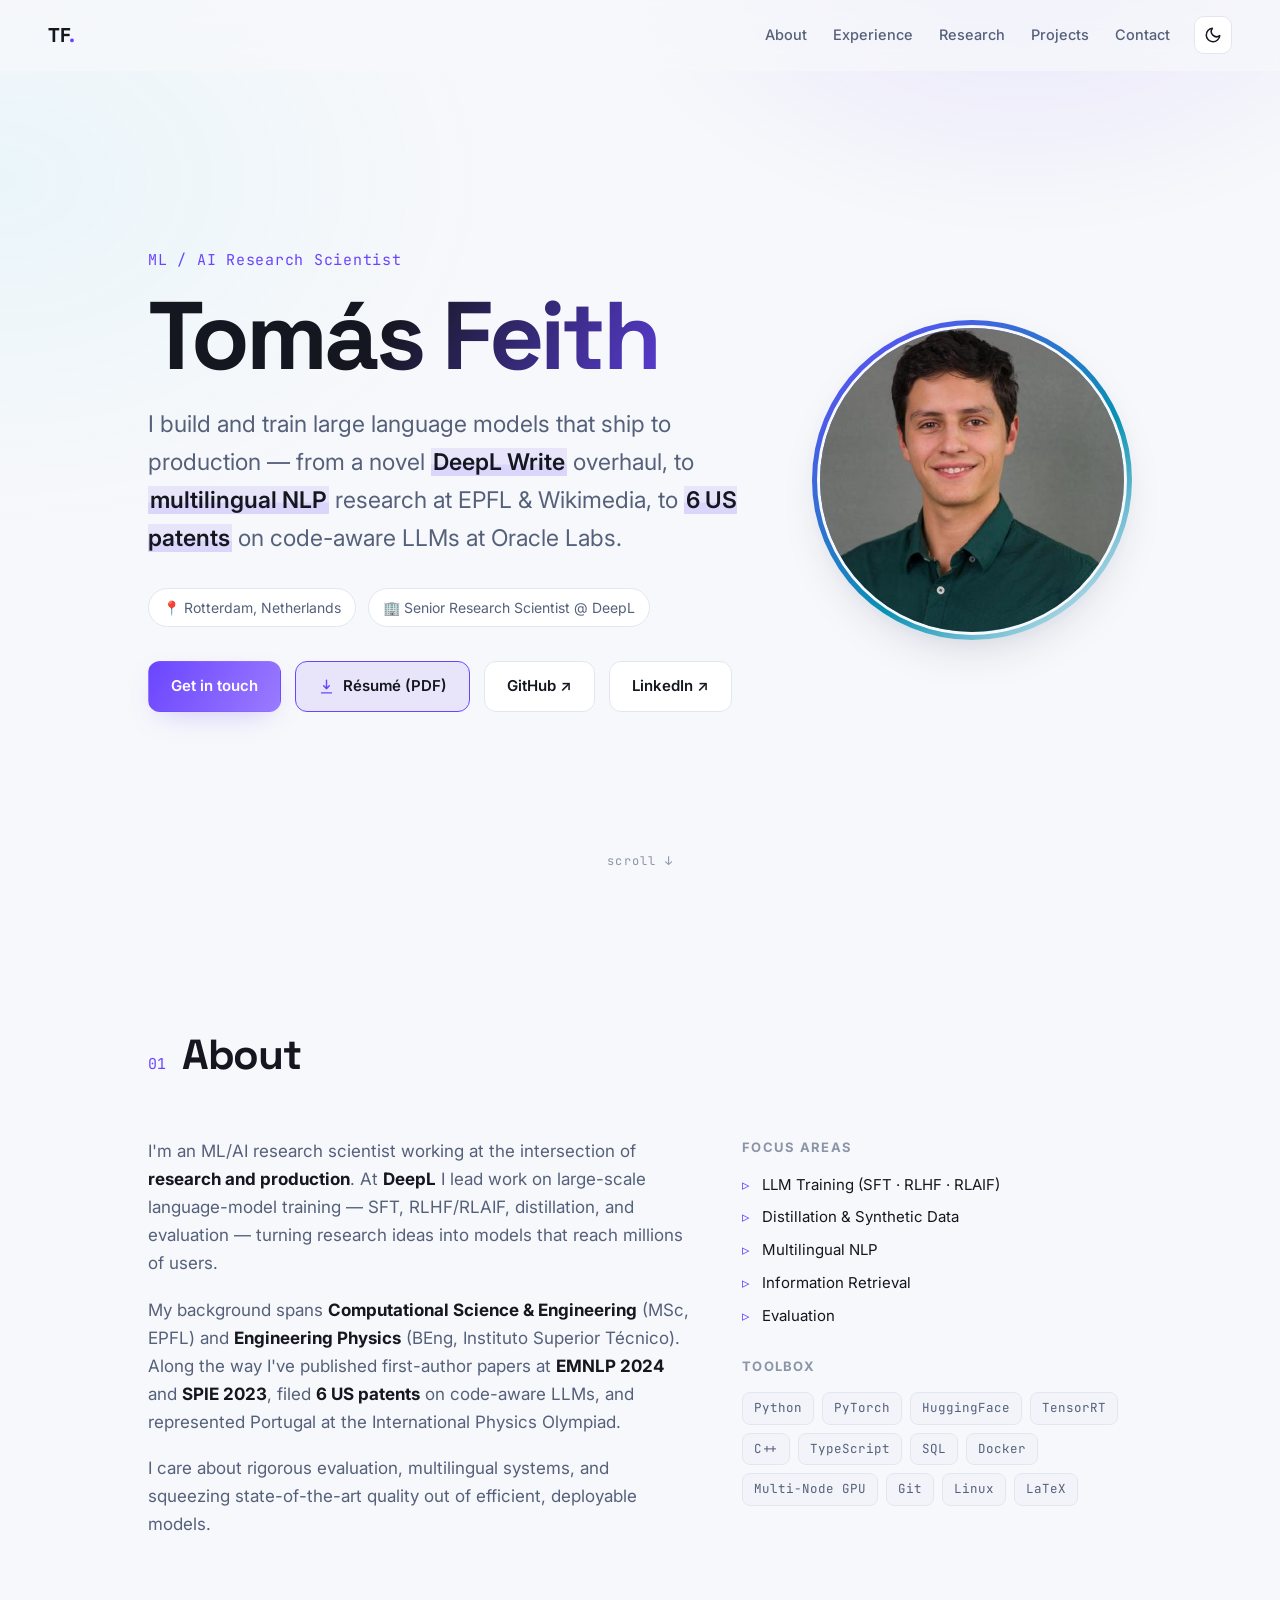
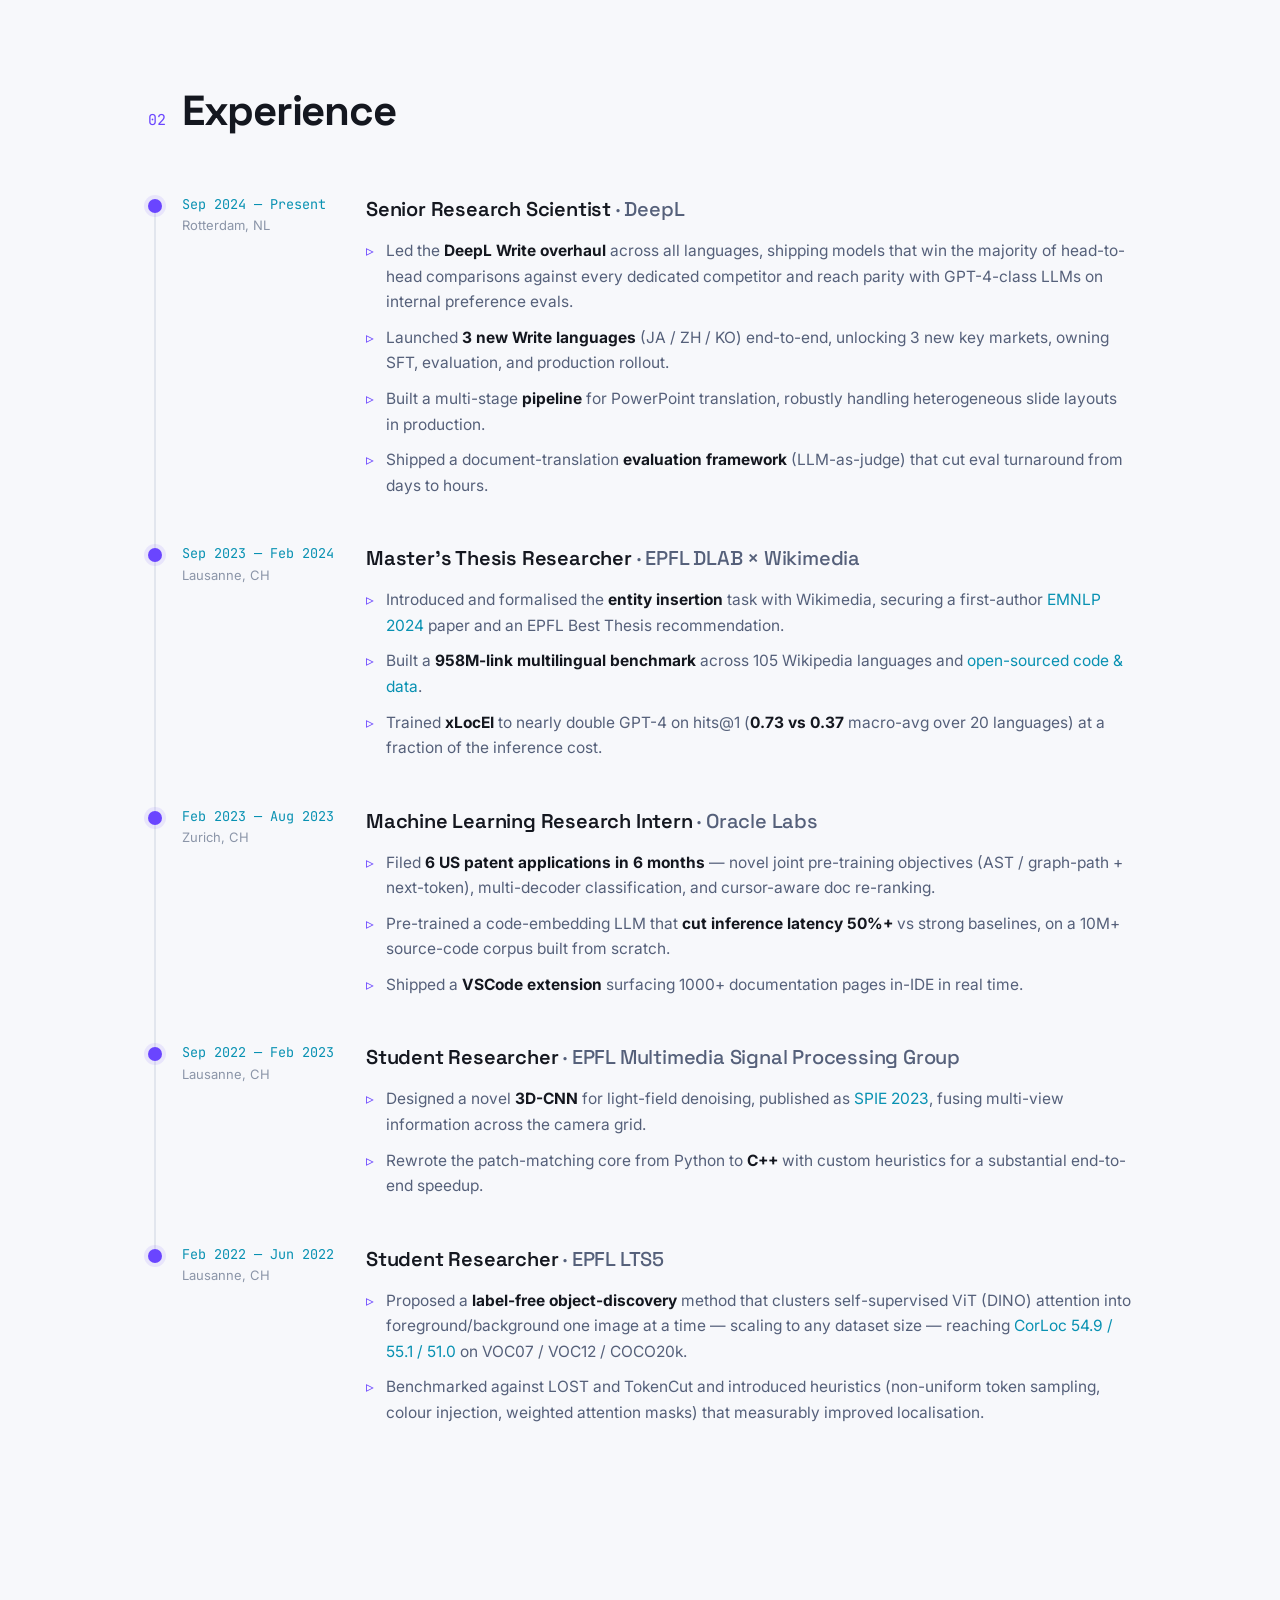
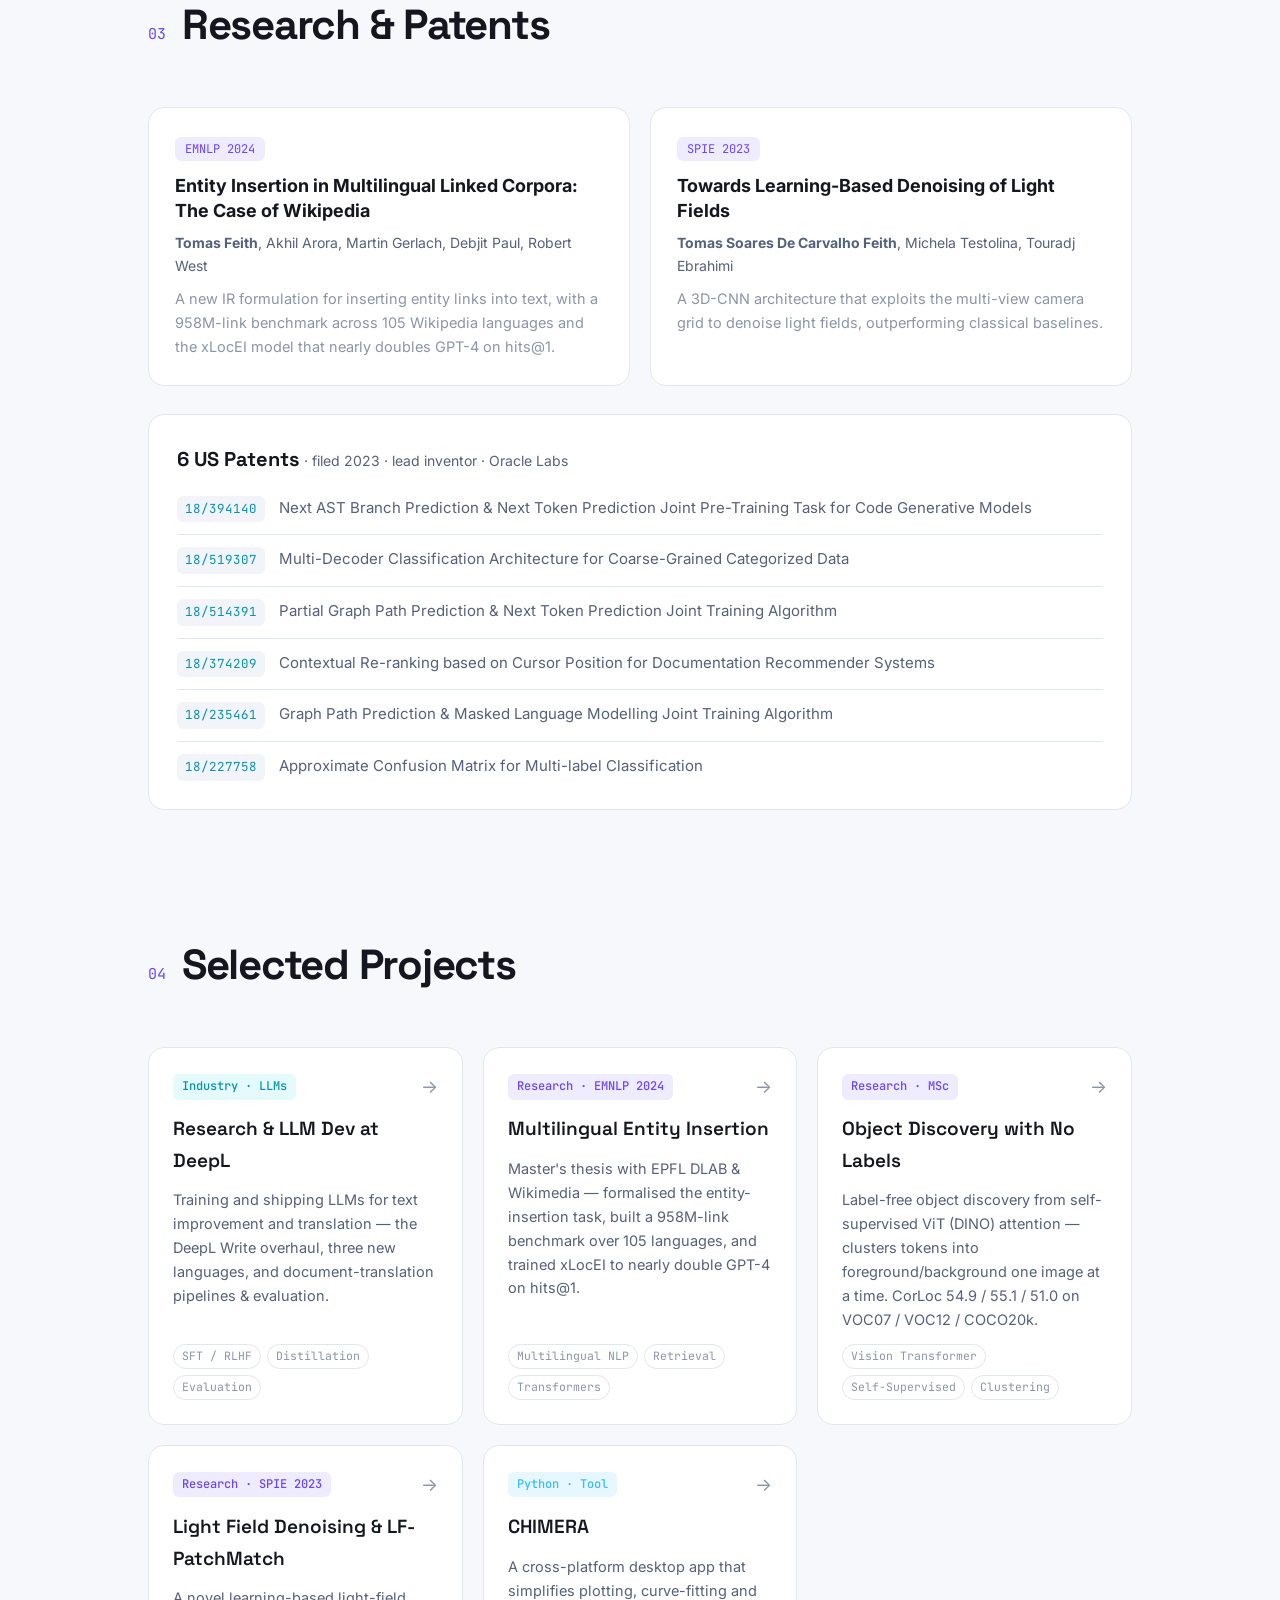
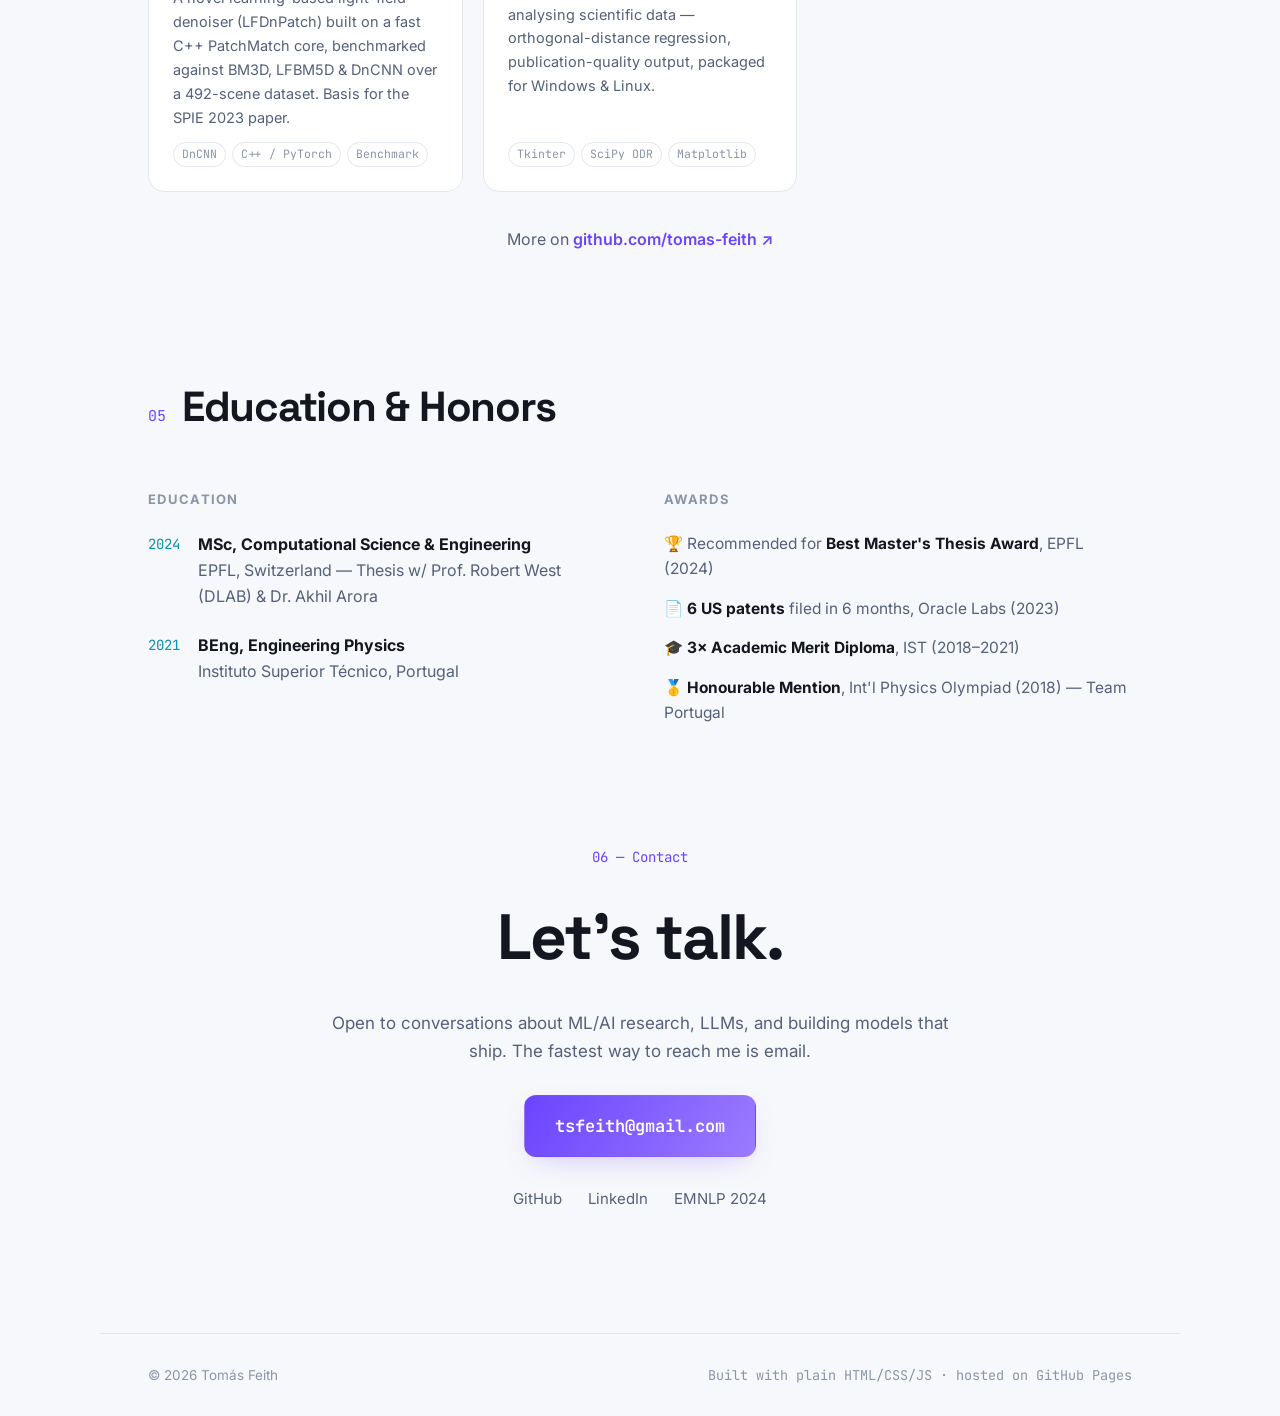
<file: index.html>
<!DOCTYPE html>
<html lang="en">
<head>
  <meta charset="UTF-8" />
  <meta name="viewport" content="width=device-width, initial-scale=1.0" />
  <title>Tomás Feith — ML / AI Research Scientist</title>
  <meta name="description" content="Tomás Feith — Senior Research Scientist at DeepL. LLMs, multilingual NLP, model training and evaluation at scale. EPFL & IST Lisbon. EMNLP 2024, SPIE 2023, 6 US patents." />
  <meta name="author" content="Tomás Feith" />

  <!-- Open Graph -->
  <meta property="og:type" content="website" />
  <meta property="og:title" content="Tomás Feith — ML / AI Research Scientist" />
  <meta property="og:description" content="My portfolio: training and shipping LLMs at DeepL, multilingual NLP research (EMNLP 2024), and selected projects with write-ups. Résumé included." />
  <meta property="og:url" content="https://tomas-feith.github.io/" />
  <meta property="og:image" content="https://tomas-feith.github.io/assets/og-image.png" />
  <meta property="og:image:width" content="1200" />
  <meta property="og:image:height" content="630" />
  <meta property="og:image:alt" content="Tomás Feith — ML / AI Research Scientist" />
  <meta name="twitter:card" content="summary_large_image" />
  <meta name="twitter:title" content="Tomás Feith — ML / AI Research Scientist" />
  <meta name="twitter:description" content="My portfolio: training and shipping LLMs at DeepL, multilingual NLP research (EMNLP 2024), and selected projects with write-ups. Résumé included." />
  <meta name="twitter:image" content="https://tomas-feith.github.io/assets/og-image.png" />

  <link rel="preconnect" href="https://fonts.googleapis.com" />
  <link rel="preconnect" href="https://fonts.gstatic.com" crossorigin />
  <link href="https://fonts.googleapis.com/css2?family=Inter:wght@400;500;600;700;800&family=Space+Grotesk:wght@500;600;700&family=JetBrains+Mono:wght@400;500&display=swap" rel="stylesheet" />
  <link rel="stylesheet" href="styles.css" />
  <link rel="icon" href="data:image/svg+xml,%3Csvg xmlns='http://www.w3.org/2000/svg' viewBox='0 0 100 100'%3E%3Ctext y='.9em' font-size='90'%3E%F0%9F%A7%AC%3C/text%3E%3C/svg%3E" />
</head>
<body>
  <!-- Progress bar -->
  <div class="scroll-progress" id="scrollProgress"></div>

  <!-- Nav -->
  <header class="nav" id="nav">
    <a href="#top" class="nav__brand">TF<span>.</span></a>
    <nav class="nav__links">
      <a href="#about">About</a>
      <a href="#experience">Experience</a>
      <a href="#research">Research</a>
      <a href="#projects">Projects</a>
      <a href="#contact">Contact</a>
    </nav>
    <button class="theme-toggle" id="themeToggle" aria-label="Toggle color theme">
      <svg class="theme-toggle__sun" viewBox="0 0 24 24" width="18" height="18"><path d="M12 17a5 5 0 100-10 5 5 0 000 10zM12 1v2M12 21v2M4.2 4.2l1.4 1.4M18.4 18.4l1.4 1.4M1 12h2M21 12h2M4.2 19.8l1.4-1.4M18.4 5.6l1.4-1.4"/></svg>
      <svg class="theme-toggle__moon" viewBox="0 0 24 24" width="18" height="18"><path d="M21 12.8A9 9 0 1111.2 3a7 7 0 009.8 9.8z"/></svg>
    </button>
  </header>

  <main id="top">
    <!-- Hero -->
    <section class="hero">
      <div class="hero__grid">
        <div class="hero__inner reveal">
          <p class="hero__eyebrow">ML / AI Research Scientist</p>
          <h1 class="hero__name">Tomás Feith</h1>
          <p class="hero__tagline">
            I build and train large language models that ship to production — from a novel
            <span class="hl">DeepL Write</span> overhaul, to
            <span class="hl">multilingual NLP</span> research at EPFL &amp; Wikimedia, to
            <span class="hl">6 US patents</span> on code-aware LLMs at Oracle Labs.
          </p>
          <div class="hero__meta">
            <span class="chip">📍 Rotterdam, Netherlands</span>
            <span class="chip">🏢 Senior Research Scientist @ DeepL</span>
          </div>
          <div class="hero__cta">
            <a class="btn btn--primary" href="#contact">Get in touch</a>
            <a class="btn btn--resume" href="assets/Tomas_Feith_Resume.pdf" download="Tomas_Feith_Resume.pdf">
              <svg viewBox="0 0 24 24" width="17" height="17" aria-hidden="true"><path d="M12 3v12m0 0l-4-4m4 4l4-4M5 21h14"/></svg>
              Résumé (PDF)
            </a>
            <a class="btn btn--ghost" href="https://github.com/tomas-feith" target="_blank" rel="noopener">GitHub ↗</a>
            <a class="btn btn--ghost" href="https://www.linkedin.com/in/tomas-feith/" target="_blank" rel="noopener">LinkedIn ↗</a>
          </div>
        </div>
        <div class="hero__photo reveal">
          <div class="hero__photo-ring">
            <img src="assets/headshot.jpg" alt="Portrait of Tomás Feith" width="460" height="460" loading="eager" />
          </div>
        </div>
      </div>
      <div class="hero__scroll">scroll ↓</div>
    </section>

    <!-- About -->
    <section id="about" class="section">
      <div class="section__head reveal">
        <span class="section__index">01</span>
        <h2 class="section__title">About</h2>
      </div>
      <div class="about reveal">
        <div class="about__text">
          <p>
            I'm an ML/AI research scientist working at the intersection of <strong>research and production</strong>.
            At <strong>DeepL</strong> I lead work on large-scale language-model training — SFT, RLHF/RLAIF,
            distillation, and evaluation — turning research ideas into models that reach millions of users.
          </p>
          <p>
            My background spans <strong>Computational Science &amp; Engineering</strong> (MSc, EPFL) and
            <strong>Engineering Physics</strong> (BEng, Instituto Superior Técnico). Along the way I've published
            first-author papers at <strong>EMNLP 2024</strong> and <strong>SPIE 2023</strong>, filed
            <strong>6 US patents</strong> on code-aware LLMs, and represented Portugal at the
            International Physics Olympiad.
          </p>
          <p>
            I care about rigorous evaluation, multilingual systems, and squeezing state-of-the-art quality out of
            efficient, deployable models.
          </p>
        </div>
        <div class="about__side">
          <h3>Focus areas</h3>
          <ul class="tag-list">
            <li>LLM Training (SFT · RLHF · RLAIF)</li>
            <li>Distillation &amp; Synthetic Data</li>
            <li>Multilingual NLP</li>
            <li>Information Retrieval</li>
            <li>Evaluation</li>
          </ul>
          <h3>Toolbox</h3>
          <div class="skills-grid">
            <span>Python</span><span>PyTorch</span><span>HuggingFace</span><span>TensorRT</span>
            <span>C++</span><span>TypeScript</span><span>SQL</span><span>Docker</span>
            <span>Multi-Node GPU</span><span>Git</span><span>Linux</span><span>LaTeX</span>
          </div>
        </div>
      </div>
    </section>

    <!-- Experience -->
    <section id="experience" class="section">
      <div class="section__head reveal">
        <span class="section__index">02</span>
        <h2 class="section__title">Experience</h2>
      </div>
      <ol class="timeline">
        <li class="tl reveal">
          <div class="tl__dot"></div>
          <div class="tl__meta"><span class="tl__date">Sep 2024 — Present</span><span class="tl__loc">Rotterdam, NL</span></div>
          <div class="tl__body">
            <h3>Senior Research Scientist <span class="tl__org">· DeepL</span></h3>
            <ul>
              <li>Led the <strong>DeepL Write overhaul</strong> across all languages, shipping models that win the majority of head-to-head comparisons against every dedicated competitor and reach parity with GPT-4-class LLMs on internal preference evals.</li>
              <li>Launched <strong>3 new Write languages</strong> (JA / ZH / KO) end-to-end, unlocking 3 new key markets, owning SFT, evaluation, and production rollout.</li>
              <li>Built a multi-stage <strong>pipeline</strong> for PowerPoint translation, robustly handling heterogeneous slide layouts in production.</li>
              <li>Shipped a document-translation <strong>evaluation framework</strong> (LLM-as-judge) that cut eval turnaround from days to hours.</li>
            </ul>
          </div>
        </li>

        <li class="tl reveal">
          <div class="tl__dot"></div>
          <div class="tl__meta"><span class="tl__date">Sep 2023 — Feb 2024</span><span class="tl__loc">Lausanne, CH</span></div>
          <div class="tl__body">
            <h3>Master's Thesis Researcher <span class="tl__org">· EPFL DLAB × Wikimedia</span></h3>
            <ul>
              <li>Introduced and formalised the <strong>entity insertion</strong> task with Wikimedia, securing a first-author <a href="https://aclanthology.org/2024.emnlp-main.1268/" target="_blank" rel="noopener">EMNLP 2024</a> paper and an EPFL Best Thesis recommendation.</li>
              <li>Built a <strong>958M-link multilingual benchmark</strong> across 105 Wikipedia languages and <a href="https://github.com/epfl-dlab/multilingual-entity-insertion" target="_blank" rel="noopener">open-sourced code &amp; data</a>.</li>
              <li>Trained <strong>xLocEI</strong> to nearly double GPT-4 on hits@1 (<strong>0.73 vs 0.37</strong> macro-avg over 20 languages) at a fraction of the inference cost.</li>
            </ul>
          </div>
        </li>

        <li class="tl reveal">
          <div class="tl__dot"></div>
          <div class="tl__meta"><span class="tl__date">Feb 2023 — Aug 2023</span><span class="tl__loc">Zurich, CH</span></div>
          <div class="tl__body">
            <h3>Machine Learning Research Intern <span class="tl__org">· Oracle Labs</span></h3>
            <ul>
              <li>Filed <strong>6 US patent applications in 6 months</strong> — novel joint pre-training objectives (AST / graph-path + next-token), multi-decoder classification, and cursor-aware doc re-ranking.</li>
              <li>Pre-trained a code-embedding LLM that <strong>cut inference latency 50%+</strong> vs strong baselines, on a 10M+ source-code corpus built from scratch.</li>
              <li>Shipped a <strong>VSCode extension</strong> surfacing 1000+ documentation pages in-IDE in real time.</li>
            </ul>
          </div>
        </li>

        <li class="tl reveal">
          <div class="tl__dot"></div>
          <div class="tl__meta"><span class="tl__date">Sep 2022 — Feb 2023</span><span class="tl__loc">Lausanne, CH</span></div>
          <div class="tl__body">
            <h3>Student Researcher <span class="tl__org">· EPFL Multimedia Signal Processing Group</span></h3>
            <ul>
              <li>Designed a novel <strong>3D-CNN</strong> for light-field denoising, published as <a href="https://www.spiedigitallibrary.org/conference-proceedings-of-spie/12571/1257109/Towards-learning-based-denoising-of-light-fields/10.1117/12.2666000.short" target="_blank" rel="noopener">SPIE 2023</a>, fusing multi-view information across the camera grid.</li>
              <li>Rewrote the patch-matching core from Python to <strong>C++</strong> with custom heuristics for a substantial end-to-end speedup.</li>
            </ul>
          </div>
        </li>

        <li class="tl reveal">
          <div class="tl__dot"></div>
          <div class="tl__meta"><span class="tl__date">Feb 2022 — Jun 2022</span><span class="tl__loc">Lausanne, CH</span></div>
          <div class="tl__body">
            <h3>Student Researcher <span class="tl__org">· EPFL LTS5</span></h3>
            <ul>
              <li>Proposed a <strong>label-free object-discovery</strong> method that clusters self-supervised ViT (DINO) attention into foreground/background one image at a time — scaling to any dataset size — reaching <a href="projects/object-discovery.html">CorLoc 54.9 / 55.1 / 51.0</a> on VOC07 / VOC12 / COCO20k.</li>
              <li>Benchmarked against LOST and TokenCut and introduced heuristics (non-uniform token sampling, colour injection, weighted attention masks) that measurably improved localisation.</li>
            </ul>
          </div>
        </li>
      </ol>
    </section>

    <!-- Research -->
    <section id="research" class="section">
      <div class="section__head reveal">
        <span class="section__index">03</span>
        <h2 class="section__title">Research &amp; Patents</h2>
      </div>

      <div class="pubs">
        <article class="pub reveal">
          <span class="pub__venue">EMNLP 2024</span>
          <h3><a href="https://aclanthology.org/2024.emnlp-main.1268/" target="_blank" rel="noopener">Entity Insertion in Multilingual Linked Corpora: The Case of Wikipedia</a></h3>
          <p class="pub__authors"><strong>Tomas Feith</strong>, Akhil Arora, Martin Gerlach, Debjit Paul, Robert West</p>
          <p class="pub__desc">A new IR formulation for inserting entity links into text, with a 958M-link benchmark across 105 Wikipedia languages and the xLocEI model that nearly doubles GPT-4 on hits@1.</p>
        </article>

        <article class="pub reveal">
          <span class="pub__venue">SPIE 2023</span>
          <h3><a href="https://www.spiedigitallibrary.org/conference-proceedings-of-spie/12571/1257109/Towards-learning-based-denoising-of-light-fields/10.1117/12.2666000.short" target="_blank" rel="noopener">Towards Learning-Based Denoising of Light Fields</a></h3>
          <p class="pub__authors"><strong>Tomas Soares De Carvalho Feith</strong>, Michela Testolina, Touradj Ebrahimi</p>
          <p class="pub__desc">A 3D-CNN architecture that exploits the multi-view camera grid to denoise light fields, outperforming classical baselines.</p>
        </article>
      </div>

      <div class="patents reveal">
        <div class="patents__head">
          <h3>6 US Patents <span>· filed 2023 · lead inventor · Oracle Labs</span></h3>
        </div>
        <ul class="patents__list">
          <li><span class="patents__no">18/394140</span> Next AST Branch Prediction &amp; Next Token Prediction Joint Pre-Training Task for Code Generative Models</li>
          <li><span class="patents__no">18/519307</span> Multi-Decoder Classification Architecture for Coarse-Grained Categorized Data</li>
          <li><span class="patents__no">18/514391</span> Partial Graph Path Prediction &amp; Next Token Prediction Joint Training Algorithm</li>
          <li><span class="patents__no">18/374209</span> Contextual Re-ranking based on Cursor Position for Documentation Recommender Systems</li>
          <li><span class="patents__no">18/235461</span> Graph Path Prediction &amp; Masked Language Modelling Joint Training Algorithm</li>
          <li><span class="patents__no">18/227758</span> Approximate Confusion Matrix for Multi-label Classification</li>
        </ul>
      </div>
    </section>

    <!-- Projects -->
    <section id="projects" class="section">
      <div class="section__head reveal">
        <span class="section__index">04</span>
        <h2 class="section__title">Selected Projects</h2>
      </div>
      <div class="projects" id="projectsGrid">
        <a class="card reveal" href="projects/deepl.html">
          <div class="card__top"><span class="card__lang industry">Industry · LLMs</span><span class="card__arrow">→</span></div>
          <h3>Research &amp; LLM Dev at DeepL</h3>
          <p>Training and shipping LLMs for text improvement and translation — the DeepL Write overhaul, three new languages, and document-translation pipelines &amp; evaluation.</p>
          <div class="card__tags"><span>SFT / RLHF</span><span>Distillation</span><span>Evaluation</span></div>
        </a>

        <a class="card reveal" href="projects/thesis.html">
          <div class="card__top"><span class="card__lang research">Research · EMNLP 2024</span><span class="card__arrow">→</span></div>
          <h3>Multilingual Entity Insertion</h3>
          <p>Master's thesis with EPFL DLAB &amp; Wikimedia — formalised the entity-insertion task, built a 958M-link benchmark over 105 languages, and trained xLocEI to nearly double GPT-4 on hits@1.</p>
          <div class="card__tags"><span>Multilingual NLP</span><span>Retrieval</span><span>Transformers</span></div>
        </a>

        <a class="card reveal" href="projects/object-discovery.html">
          <div class="card__top"><span class="card__lang research">Research · MSc</span><span class="card__arrow">→</span></div>
          <h3>Object Discovery with No Labels</h3>
          <p>Label-free object discovery from self-supervised ViT (DINO) attention — clusters tokens into foreground/background one image at a time. CorLoc 54.9 / 55.1 / 51.0 on VOC07 / VOC12 / COCO20k.</p>
          <div class="card__tags"><span>Vision Transformer</span><span>Self-Supervised</span><span>Clustering</span></div>
        </a>

        <a class="card reveal" href="projects/light-field.html">
          <div class="card__top"><span class="card__lang research">Research · SPIE 2023</span><span class="card__arrow">→</span></div>
          <h3>Light Field Denoising &amp; LF-PatchMatch</h3>
          <p>A novel learning-based light-field denoiser (LFDnPatch) built on a fast C++ PatchMatch core, benchmarked against BM3D, LFBM5D &amp; DnCNN over a 492-scene dataset. Basis for the SPIE 2023 paper.</p>
          <div class="card__tags"><span>DnCNN</span><span>C++ / PyTorch</span><span>Benchmark</span></div>
        </a>

        <a class="card reveal" href="projects/chimera.html">
          <div class="card__top"><span class="card__lang py">Python · Tool</span><span class="card__arrow">→</span></div>
          <h3>CHIMERA</h3>
          <p>A cross-platform desktop app that simplifies plotting, curve-fitting and analysing scientific data — orthogonal-distance regression, publication-quality output, packaged for Windows &amp; Linux.</p>
          <div class="card__tags"><span>Tkinter</span><span>SciPy ODR</span><span>Matplotlib</span></div>
        </a>
      </div>
      <p class="projects__more reveal">More on <a href="https://github.com/tomas-feith" target="_blank" rel="noopener">github.com/tomas-feith ↗</a></p>
    </section>

    <!-- Education & Awards -->
    <section class="section">
      <div class="section__head reveal">
        <span class="section__index">05</span>
        <h2 class="section__title">Education &amp; Honors</h2>
      </div>
      <div class="edu reveal">
        <div class="edu__col">
          <h3>Education</h3>
          <div class="edu__item">
            <span class="edu__year">2024</span>
            <div><strong>MSc, Computational Science &amp; Engineering</strong><br /><span class="muted">EPFL, Switzerland — Thesis w/ Prof. Robert West (DLAB) &amp; Dr. Akhil Arora</span></div>
          </div>
          <div class="edu__item">
            <span class="edu__year">2021</span>
            <div><strong>BEng, Engineering Physics</strong><br /><span class="muted">Instituto Superior Técnico, Portugal</span></div>
          </div>
        </div>
        <div class="edu__col">
          <h3>Awards</h3>
          <ul class="awards">
            <li>🏆 Recommended for <strong>Best Master's Thesis Award</strong>, EPFL (2024)</li>
            <li>📄 <strong>6 US patents</strong> filed in 6 months, Oracle Labs (2023)</li>
            <li>🎓 <strong>3× Academic Merit Diploma</strong>, IST (2018–2021)</li>
            <li>🥇 <strong>Honourable Mention</strong>, Int'l Physics Olympiad (2018) — Team Portugal</li>
          </ul>
        </div>
      </div>
    </section>

    <!-- Contact -->
    <section id="contact" class="section section--contact">
      <div class="contact reveal">
        <p class="contact__eyebrow">06 — Contact</p>
        <h2>Let's talk.</h2>
        <p class="contact__sub">Open to conversations about ML/AI research, LLMs, and building models that ship. The fastest way to reach me is email.</p>
        <a class="btn btn--primary btn--lg" href="mailto:tsfeith@gmail.com">tsfeith@gmail.com</a>
        <div class="contact__links">
          <a href="https://github.com/tomas-feith" target="_blank" rel="noopener">GitHub</a>
          <a href="https://www.linkedin.com/in/tomas-feith/" target="_blank" rel="noopener">LinkedIn</a>
          <a href="https://aclanthology.org/2024.emnlp-main.1268/" target="_blank" rel="noopener">EMNLP 2024</a>
        </div>
      </div>
    </section>
  </main>

  <footer class="footer">
    <span>© <span id="year"></span> Tomás Feith</span>
    <span class="footer__built">Built with plain HTML/CSS/JS · hosted on GitHub Pages</span>
  </footer>

  <script src="script.js"></script>
</body>
</html>
</file>
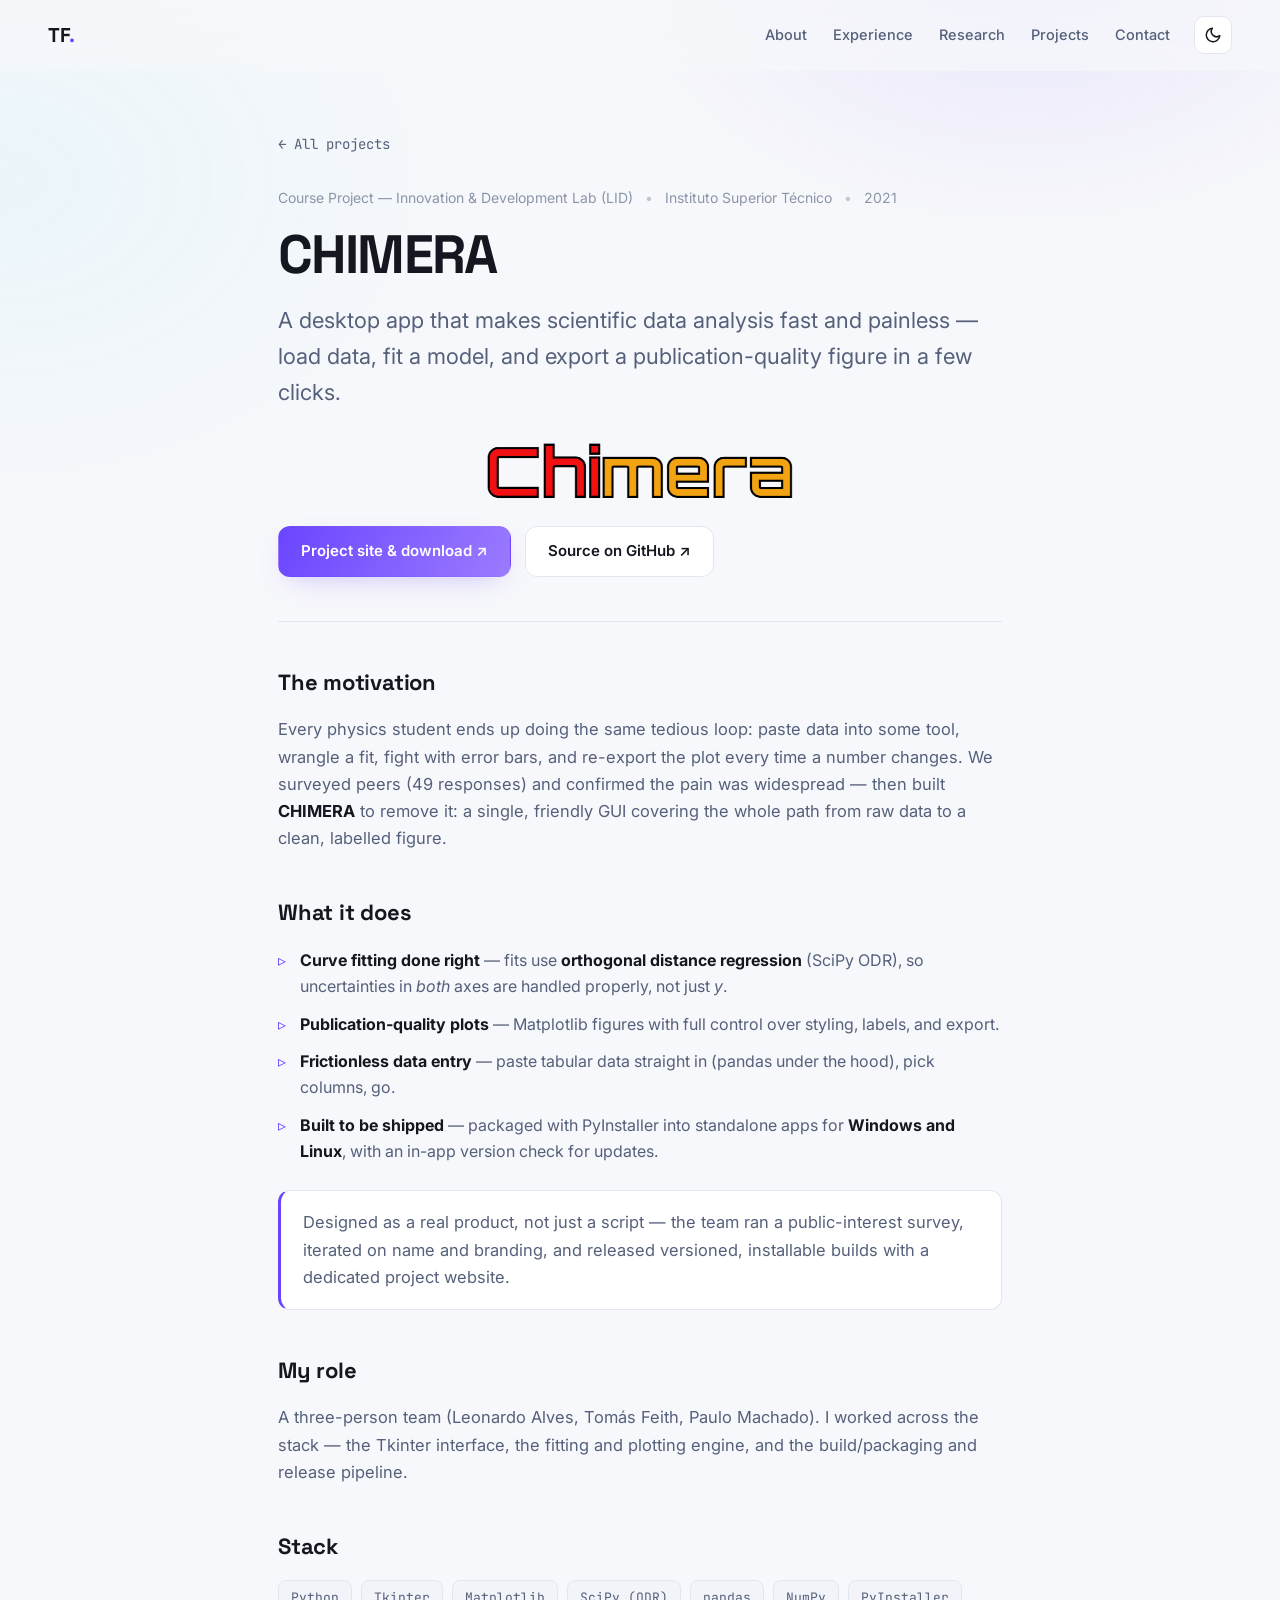
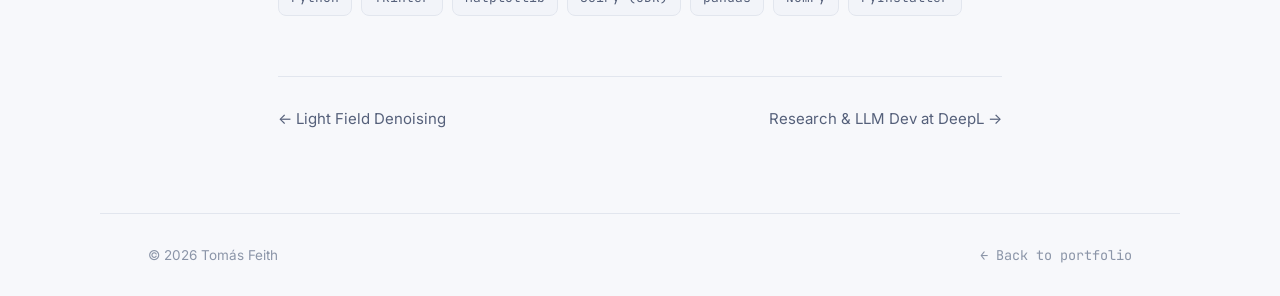
<file: projects/chimera.html>
<!DOCTYPE html>
<html lang="en">
<head>
  <meta charset="UTF-8" />
  <meta name="viewport" content="width=device-width, initial-scale=1.0" />
  <title>CHIMERA — Tomás Feith</title>
  <meta name="description" content="CHIMERA — a cross-platform desktop app that simplifies plotting, curve-fitting and analysing scientific data. Orthogonal-distance regression, publication-quality output, packaged for Windows & Linux." />
  <meta property="og:type" content="article" />
  <meta property="og:title" content="CHIMERA — Tomás Feith" />
  <meta property="og:description" content="CHIMERA — a cross-platform desktop app that simplifies plotting, curve-fitting and analysing scientific data. Orthogonal-distance regression, publication-quality output, packaged for Windows & Linux." />
  <meta property="og:url" content="https://tomas-feith.github.io/projects/chimera.html" />
  <meta property="og:image" content="https://tomas-feith.github.io/assets/og-image.png" />
  <meta property="og:image:width" content="1200" />
  <meta property="og:image:height" content="630" />
  <meta name="twitter:card" content="summary_large_image" />
  <meta name="twitter:image" content="https://tomas-feith.github.io/assets/og-image.png" />
  <link href="https://fonts.googleapis.com/css2?family=Inter:wght@400;500;600;700;800&family=Space+Grotesk:wght@500;600;700&family=JetBrains+Mono:wght@400;500&display=swap" rel="stylesheet" />
  <link rel="stylesheet" href="../styles.css" />
  <link rel="icon" href="data:image/svg+xml,%3Csvg xmlns='http://www.w3.org/2000/svg' viewBox='0 0 100 100'%3E%3Ctext y='.9em' font-size='90'%3E%F0%9F%A7%AC%3C/text%3E%3C/svg%3E" />
</head>
<body>
  <div class="scroll-progress" id="scrollProgress"></div>
  <header class="nav" id="nav">
    <a href="../index.html#top" class="nav__brand">TF<span>.</span></a>
    <nav class="nav__links">
      <a href="../index.html#about">About</a>
      <a href="../index.html#experience">Experience</a>
      <a href="../index.html#research">Research</a>
      <a href="../index.html#projects">Projects</a>
      <a href="../index.html#contact">Contact</a>
    </nav>
    <button class="theme-toggle" id="themeToggle" aria-label="Toggle color theme">
      <svg class="theme-toggle__sun" viewBox="0 0 24 24" width="18" height="18"><path d="M12 17a5 5 0 100-10 5 5 0 000 10zM12 1v2M12 21v2M4.2 4.2l1.4 1.4M18.4 18.4l1.4 1.4M1 12h2M21 12h2M4.2 19.8l1.4-1.4M18.4 5.6l1.4-1.4"/></svg>
      <svg class="theme-toggle__moon" viewBox="0 0 24 24" width="18" height="18"><path d="M21 12.8A9 9 0 1111.2 3a7 7 0 009.8 9.8z"/></svg>
    </button>
  </header>

  <main class="proj">
    <a href="../index.html#projects" class="proj__back">← All projects</a>
    <div class="proj__meta">
      <span>Course Project — Innovation &amp; Development Lab (LID)</span><span class="sep">•</span>
      <span>Instituto Superior Técnico</span><span class="sep">•</span>
      <span>2021</span>
    </div>
    <h1>CHIMERA</h1>
    <p class="proj__lede">A desktop app that makes scientific data analysis fast and painless — load data, fit a model, and export a publication-quality figure in a few clicks.</p>

    <div style="display:flex;justify-content:center;margin:8px 0 24px;">
      <img src="../assets/projects/chimera_logo.png" alt="CHIMERA logo" style="max-width:320px;width:100%;" />
    </div>

    <div class="proj__links">
      <a class="btn btn--primary" href="https://sites.google.com/view/chimera-fit" target="_blank" rel="noopener">Project site &amp; download ↗</a>
      <a class="btn btn--ghost" href="https://github.com/tomas-feith/CHIMERA" target="_blank" rel="noopener">Source on GitHub ↗</a>
    </div>

    <div class="proj__body">
      <h2>The motivation</h2>
      <p>Every physics student ends up doing the same tedious loop: paste data into some tool, wrangle a fit, fight with error bars, and re-export the plot every time a number changes. We surveyed peers (49 responses) and confirmed the pain was widespread — then built <strong>CHIMERA</strong> to remove it: a single, friendly GUI covering the whole path from raw data to a clean, labelled figure.</p>

      <h2>What it does</h2>
      <ul>
        <li><strong>Curve fitting done right</strong> — fits use <strong>orthogonal distance regression</strong> (SciPy ODR), so uncertainties in <em>both</em> axes are handled properly, not just <em>y</em>.</li>
        <li><strong>Publication-quality plots</strong> — Matplotlib figures with full control over styling, labels, and export.</li>
        <li><strong>Frictionless data entry</strong> — paste tabular data straight in (pandas under the hood), pick columns, go.</li>
        <li><strong>Built to be shipped</strong> — packaged with PyInstaller into standalone apps for <strong>Windows and Linux</strong>, with an in-app version check for updates.</li>
      </ul>

      <div class="proj__callout"><p>Designed as a real product, not just a script — the team ran a public-interest survey, iterated on name and branding, and released versioned, installable builds with a dedicated project website.</p></div>

      <h2>My role</h2>
      <p>A three-person team (Leonardo Alves, Tomás Feith, Paulo Machado). I worked across the stack — the Tkinter interface, the fitting and plotting engine, and the build/packaging and release pipeline.</p>

      <h2>Stack</h2>
      <div class="proj__stack">
        <span>Python</span><span>Tkinter</span><span>Matplotlib</span><span>SciPy (ODR)</span><span>pandas</span><span>NumPy</span><span>PyInstaller</span>
      </div>

      <div class="proj__nav">
        <a href="light-field.html">← Light Field Denoising</a>
        <a href="deepl.html">Research &amp; LLM Dev at DeepL →</a>
      </div>
    </div>
  </main>

  <footer class="footer">
    <span>© <span id="year"></span> Tomás Feith</span>
    <span class="footer__built"><a href="../index.html">← Back to portfolio</a></span>
  </footer>
  <script src="../script.js"></script>
</body>
</html>
</file>
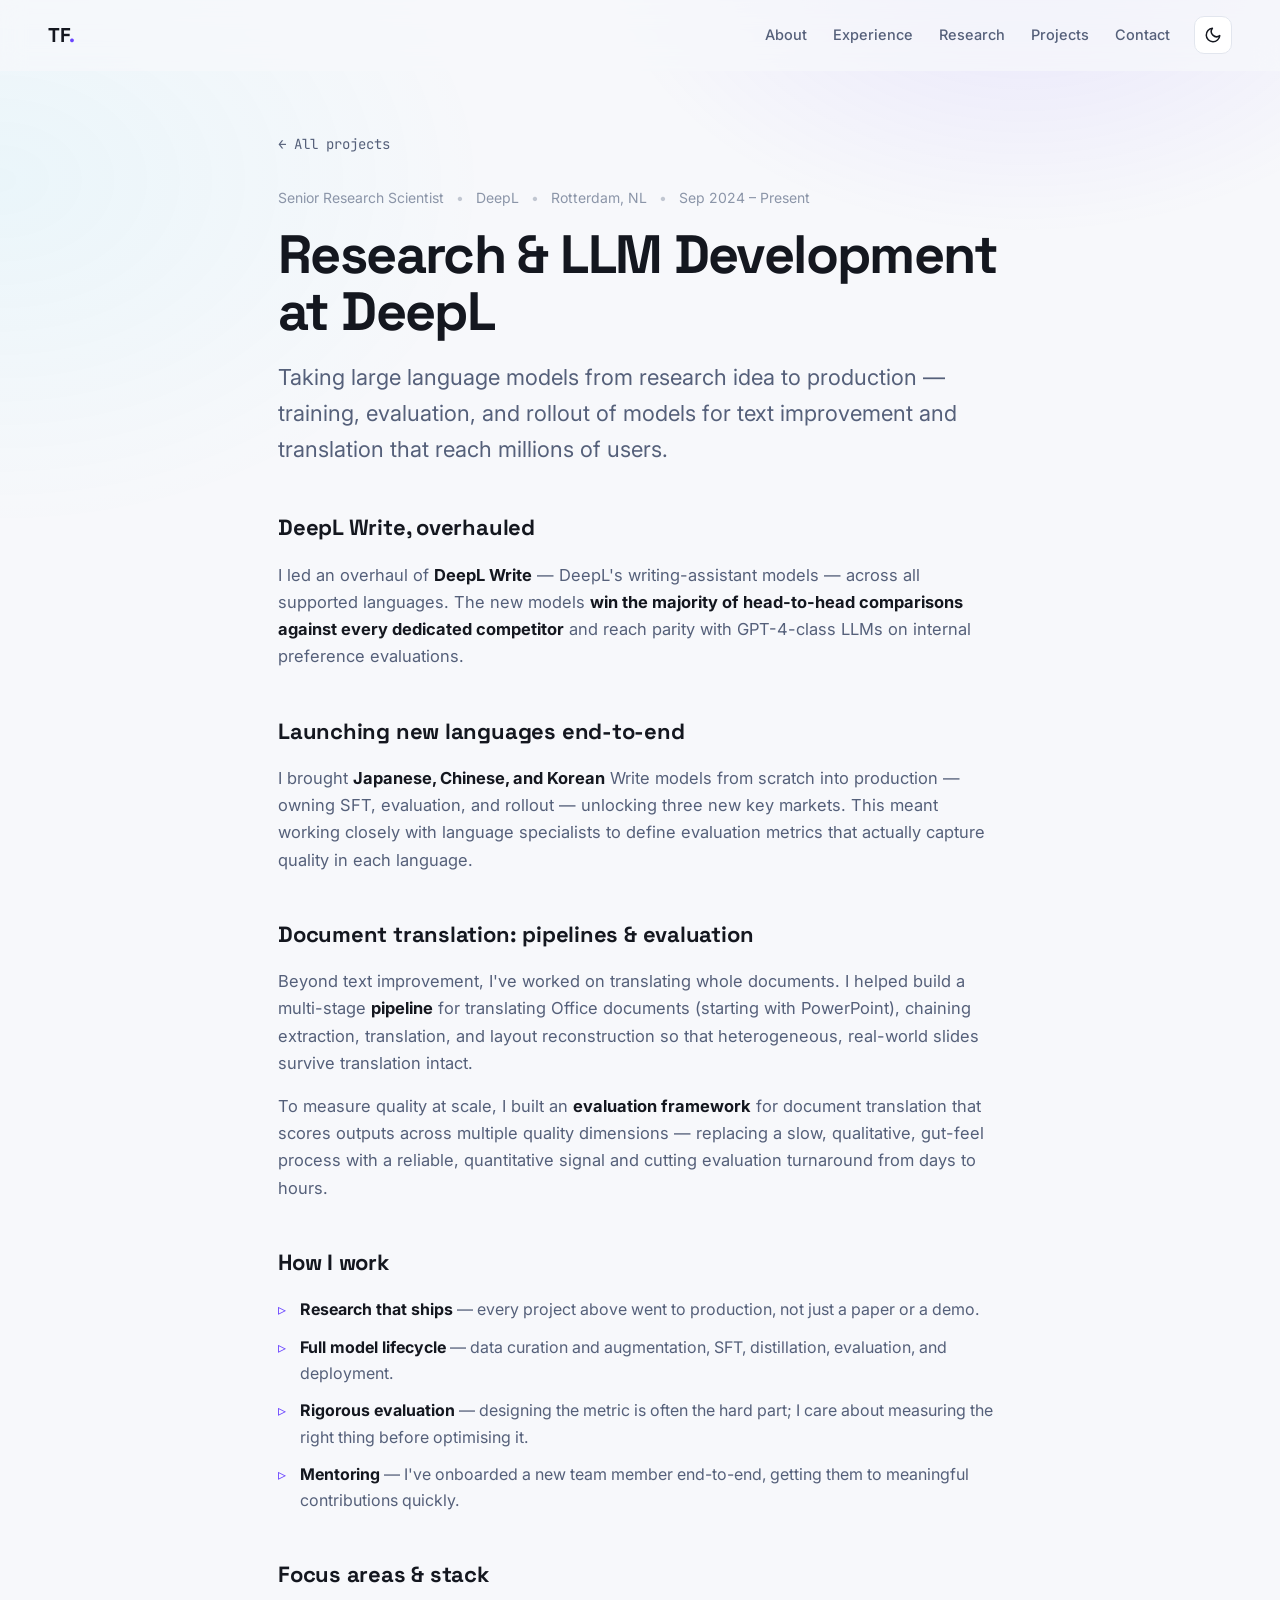
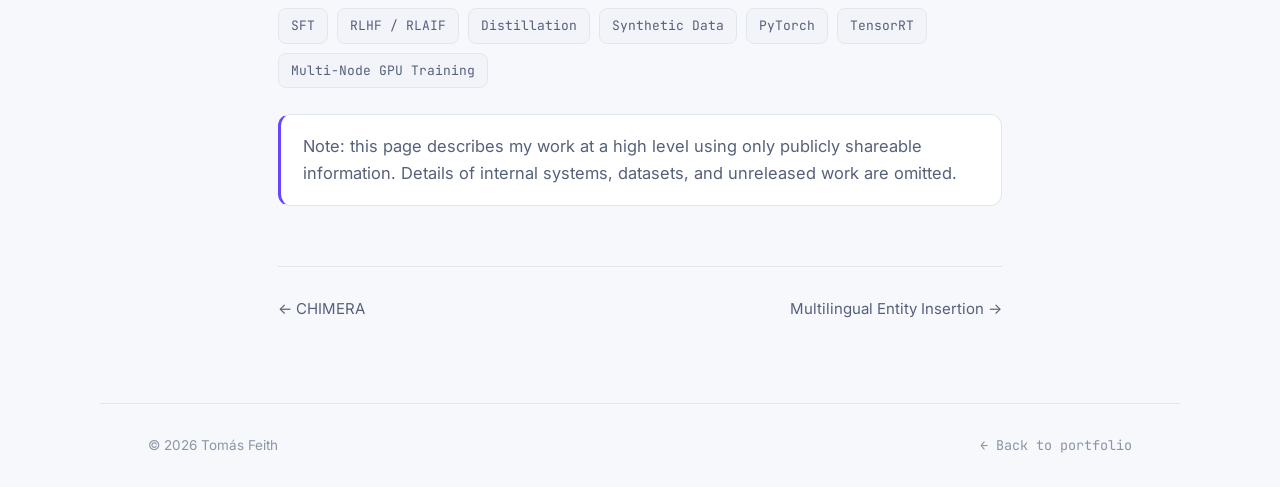
<file: projects/deepl.html>
<!DOCTYPE html>
<html lang="en">
<head>
  <meta charset="UTF-8" />
  <meta name="viewport" content="width=device-width, initial-scale=1.0" />
  <title>Research &amp; LLM Development at DeepL — Tomás Feith</title>
  <meta name="description" content="Training and shipping large language models for text improvement and translation at DeepL — the DeepL Write overhaul, new languages, and document-translation pipelines and evaluation." />
  <meta property="og:type" content="article" />
  <meta property="og:title" content="Research &amp; LLM Development at DeepL — Tomás Feith" />
  <meta property="og:description" content="Training and shipping large language models for text improvement and translation at DeepL — the DeepL Write overhaul, new languages, and document-translation pipelines and evaluation." />
  <meta property="og:url" content="https://tomas-feith.github.io/projects/deepl.html" />
  <meta property="og:image" content="https://tomas-feith.github.io/assets/og-image.png" />
  <meta property="og:image:width" content="1200" />
  <meta property="og:image:height" content="630" />
  <meta name="twitter:card" content="summary_large_image" />
  <meta name="twitter:image" content="https://tomas-feith.github.io/assets/og-image.png" />
  <link href="https://fonts.googleapis.com/css2?family=Inter:wght@400;500;600;700;800&family=Space+Grotesk:wght@500;600;700&family=JetBrains+Mono:wght@400;500&display=swap" rel="stylesheet" />
  <link rel="stylesheet" href="../styles.css" />
  <link rel="icon" href="data:image/svg+xml,%3Csvg xmlns='http://www.w3.org/2000/svg' viewBox='0 0 100 100'%3E%3Ctext y='.9em' font-size='90'%3E%F0%9F%A7%AC%3C/text%3E%3C/svg%3E" />
</head>
<body>
  <div class="scroll-progress" id="scrollProgress"></div>
  <header class="nav" id="nav">
    <a href="../index.html#top" class="nav__brand">TF<span>.</span></a>
    <nav class="nav__links">
      <a href="../index.html#about">About</a>
      <a href="../index.html#experience">Experience</a>
      <a href="../index.html#research">Research</a>
      <a href="../index.html#projects">Projects</a>
      <a href="../index.html#contact">Contact</a>
    </nav>
    <button class="theme-toggle" id="themeToggle" aria-label="Toggle color theme">
      <svg class="theme-toggle__sun" viewBox="0 0 24 24" width="18" height="18"><path d="M12 17a5 5 0 100-10 5 5 0 000 10zM12 1v2M12 21v2M4.2 4.2l1.4 1.4M18.4 18.4l1.4 1.4M1 12h2M21 12h2M4.2 19.8l1.4-1.4M18.4 5.6l1.4-1.4"/></svg>
      <svg class="theme-toggle__moon" viewBox="0 0 24 24" width="18" height="18"><path d="M21 12.8A9 9 0 1111.2 3a7 7 0 009.8 9.8z"/></svg>
    </button>
  </header>

  <main class="proj">
    <a href="../index.html#projects" class="proj__back">← All projects</a>
    <div class="proj__meta">
      <span>Senior Research Scientist</span><span class="sep">•</span>
      <span>DeepL</span><span class="sep">•</span>
      <span>Rotterdam, NL</span><span class="sep">•</span>
      <span>Sep 2024 – Present</span>
    </div>
    <h1>Research &amp; LLM Development at DeepL</h1>
    <p class="proj__lede">Taking large language models from research idea to production — training, evaluation, and rollout of models for text improvement and translation that reach millions of users.</p>

    <div class="proj__body">
      <h2>DeepL Write, overhauled</h2>
      <p>I led an overhaul of <strong>DeepL Write</strong> — DeepL's writing-assistant models — across all supported languages. The new models <strong>win the majority of head-to-head comparisons against every dedicated competitor</strong> and reach parity with GPT-4-class LLMs on internal preference evaluations.</p>

      <h2>Launching new languages end-to-end</h2>
      <p>I brought <strong>Japanese, Chinese, and Korean</strong> Write models from scratch into production — owning SFT, evaluation, and rollout — unlocking three new key markets. This meant working closely with language specialists to define evaluation metrics that actually capture quality in each language.</p>

      <h2>Document translation: pipelines &amp; evaluation</h2>
      <p>Beyond text improvement, I've worked on translating whole documents. I helped build a multi-stage <strong>pipeline</strong> for translating Office documents (starting with PowerPoint), chaining extraction, translation, and layout reconstruction so that heterogeneous, real-world slides survive translation intact.</p>
      <p>To measure quality at scale, I built an <strong>evaluation framework</strong> for document translation that scores outputs across multiple quality dimensions — replacing a slow, qualitative, gut-feel process with a reliable, quantitative signal and cutting evaluation turnaround from days to hours.</p>

      <h2>How I work</h2>
      <ul>
        <li><strong>Research that ships</strong> — every project above went to production, not just a paper or a demo.</li>
        <li><strong>Full model lifecycle</strong> — data curation and augmentation, SFT, distillation, evaluation, and deployment.</li>
        <li><strong>Rigorous evaluation</strong> — designing the metric is often the hard part; I care about measuring the right thing before optimising it.</li>
        <li><strong>Mentoring</strong> — I've onboarded a new team member end-to-end, getting them to meaningful contributions quickly.</li>
      </ul>

      <h2>Focus areas &amp; stack</h2>
      <div class="proj__stack">
        <span>SFT</span><span>RLHF / RLAIF</span><span>Distillation</span><span>Synthetic Data</span><span>PyTorch</span><span>TensorRT</span><span>Multi-Node GPU Training</span>
      </div>

      <div class="proj__callout"><p>Note: this page describes my work at a high level using only publicly shareable information. Details of internal systems, datasets, and unreleased work are omitted.</p></div>

      <div class="proj__nav">
        <a href="chimera.html">← CHIMERA</a>
        <a href="thesis.html">Multilingual Entity Insertion →</a>
      </div>
    </div>
  </main>

  <footer class="footer">
    <span>© <span id="year"></span> Tomás Feith</span>
    <span class="footer__built"><a href="../index.html">← Back to portfolio</a></span>
  </footer>
  <script src="../script.js"></script>
</body>
</html>
</file>
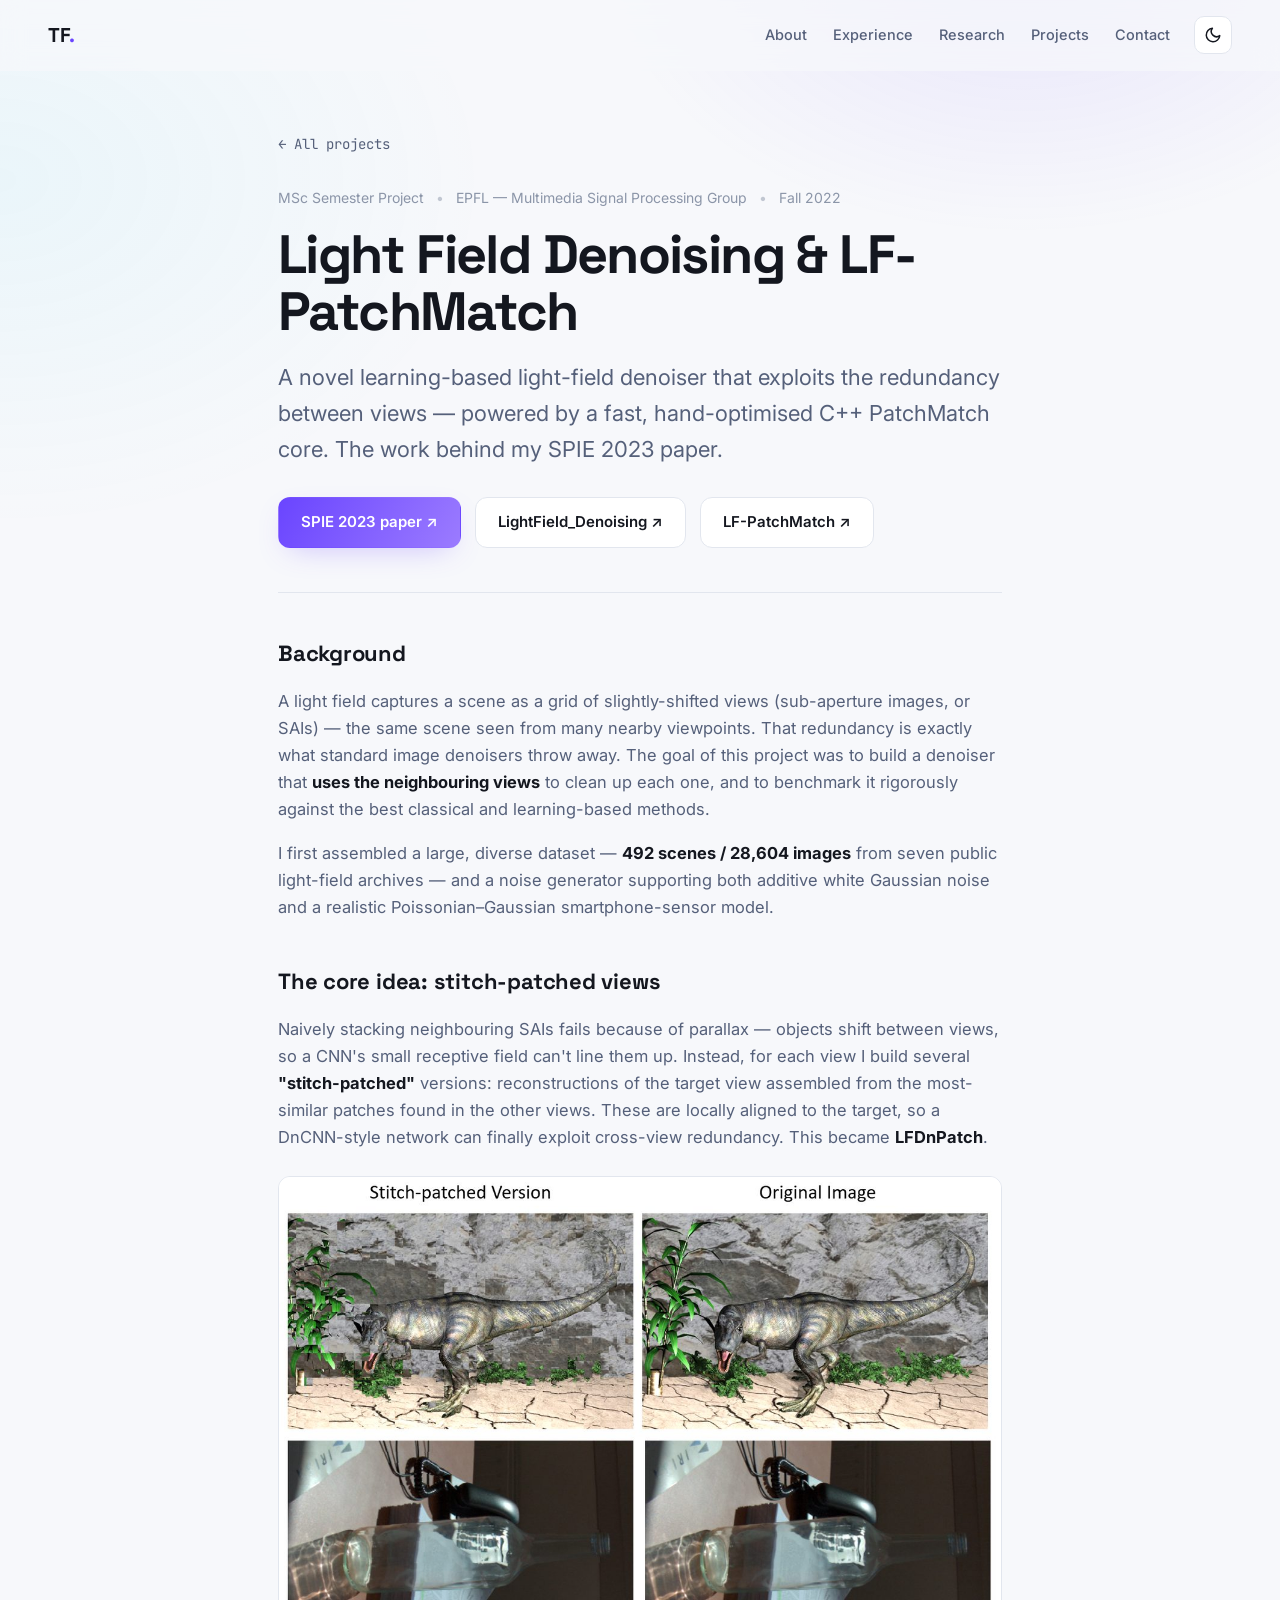
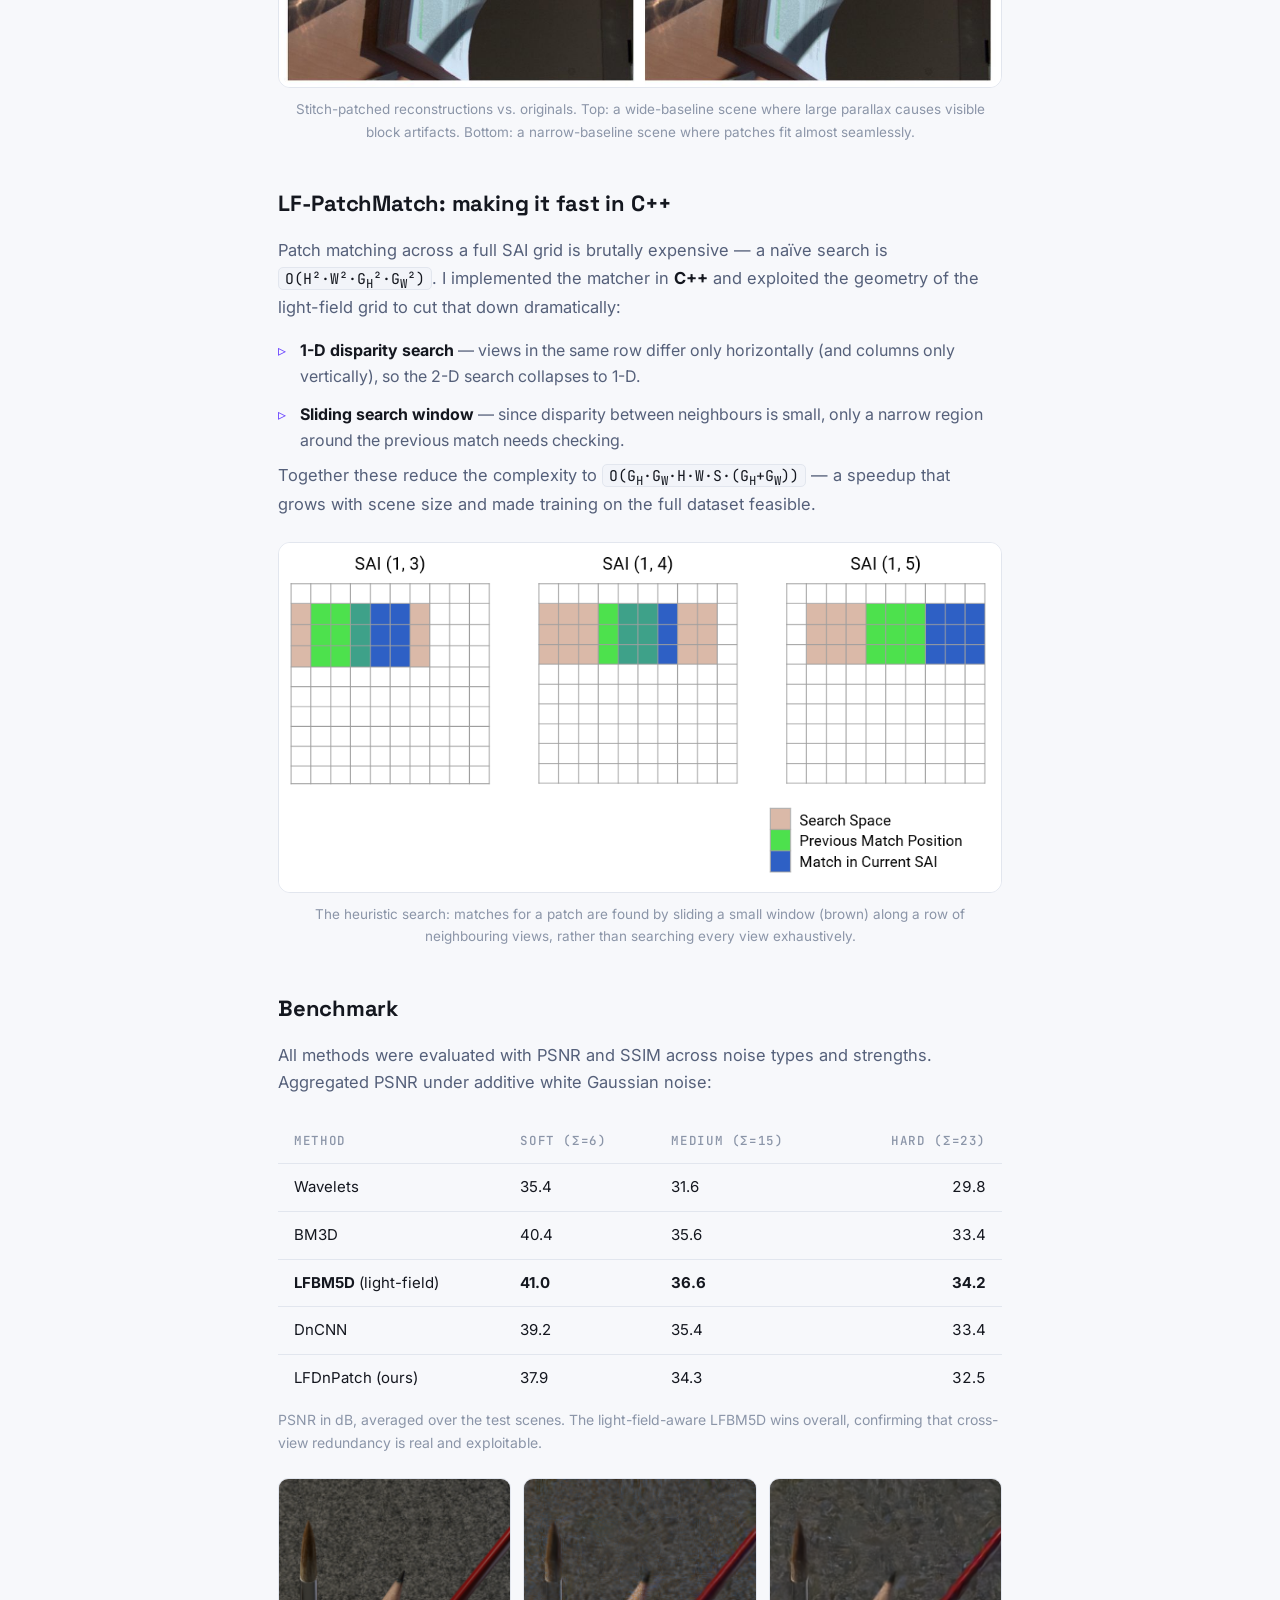
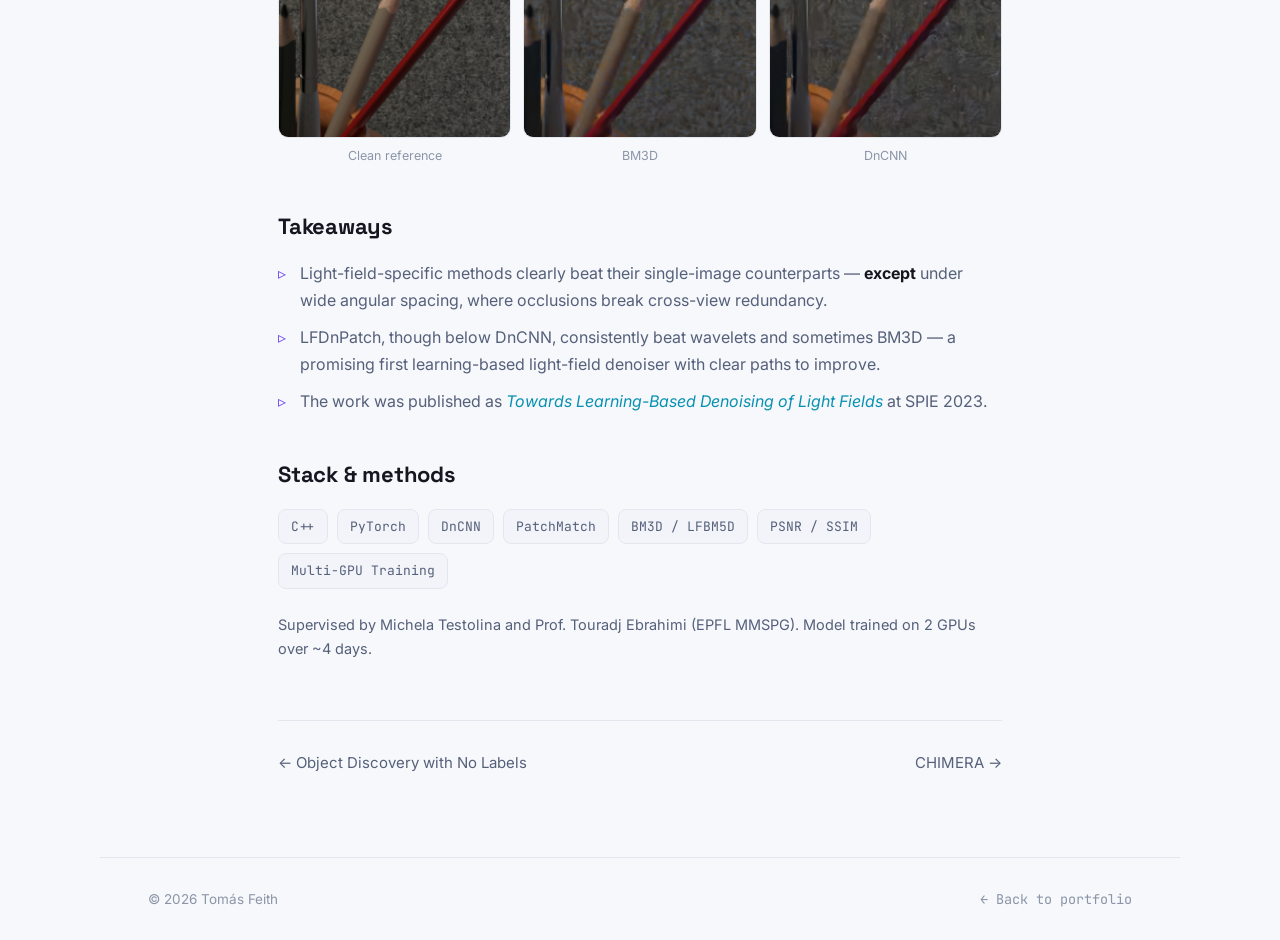
<file: projects/light-field.html>
<!DOCTYPE html>
<html lang="en">
<head>
  <meta charset="UTF-8" />
  <meta name="viewport" content="width=device-width, initial-scale=1.0" />
  <title>Light Field Denoising &amp; LF-PatchMatch — Tomás Feith</title>
  <meta name="description" content="A learning-based light-field denoiser (LFDnPatch) built on a fast C++ PatchMatch core, benchmarked against BM3D, LFBM5D and DnCNN over a 492-scene dataset. Basis for the SPIE 2023 paper." />
  <meta property="og:type" content="article" />
  <meta property="og:title" content="Light Field Denoising &amp; LF-PatchMatch — Tomás Feith" />
  <meta property="og:description" content="A learning-based light-field denoiser (LFDnPatch) built on a fast C++ PatchMatch core, benchmarked against BM3D, LFBM5D and DnCNN over a 492-scene dataset. Basis for the SPIE 2023 paper." />
  <meta property="og:url" content="https://tomas-feith.github.io/projects/light-field.html" />
  <meta property="og:image" content="https://tomas-feith.github.io/assets/og-image.png" />
  <meta property="og:image:width" content="1200" />
  <meta property="og:image:height" content="630" />
  <meta name="twitter:card" content="summary_large_image" />
  <meta name="twitter:image" content="https://tomas-feith.github.io/assets/og-image.png" />
  <link href="https://fonts.googleapis.com/css2?family=Inter:wght@400;500;600;700;800&family=Space+Grotesk:wght@500;600;700&family=JetBrains+Mono:wght@400;500&display=swap" rel="stylesheet" />
  <link rel="stylesheet" href="../styles.css" />
  <link rel="icon" href="data:image/svg+xml,%3Csvg xmlns='http://www.w3.org/2000/svg' viewBox='0 0 100 100'%3E%3Ctext y='.9em' font-size='90'%3E%F0%9F%A7%AC%3C/text%3E%3C/svg%3E" />
</head>
<body>
  <div class="scroll-progress" id="scrollProgress"></div>
  <header class="nav" id="nav">
    <a href="../index.html#top" class="nav__brand">TF<span>.</span></a>
    <nav class="nav__links">
      <a href="../index.html#about">About</a>
      <a href="../index.html#experience">Experience</a>
      <a href="../index.html#research">Research</a>
      <a href="../index.html#projects">Projects</a>
      <a href="../index.html#contact">Contact</a>
    </nav>
    <button class="theme-toggle" id="themeToggle" aria-label="Toggle color theme">
      <svg class="theme-toggle__sun" viewBox="0 0 24 24" width="18" height="18"><path d="M12 17a5 5 0 100-10 5 5 0 000 10zM12 1v2M12 21v2M4.2 4.2l1.4 1.4M18.4 18.4l1.4 1.4M1 12h2M21 12h2M4.2 19.8l1.4-1.4M18.4 5.6l1.4-1.4"/></svg>
      <svg class="theme-toggle__moon" viewBox="0 0 24 24" width="18" height="18"><path d="M21 12.8A9 9 0 1111.2 3a7 7 0 009.8 9.8z"/></svg>
    </button>
  </header>

  <main class="proj">
    <a href="../index.html#projects" class="proj__back">← All projects</a>
    <div class="proj__meta">
      <span>MSc Semester Project</span><span class="sep">•</span>
      <span>EPFL — Multimedia Signal Processing Group</span><span class="sep">•</span>
      <span>Fall 2022</span>
    </div>
    <h1>Light Field Denoising &amp; LF-PatchMatch</h1>
    <p class="proj__lede">A novel learning-based light-field denoiser that exploits the redundancy between views — powered by a fast, hand-optimised C++ PatchMatch core. The work behind my SPIE 2023 paper.</p>
    <div class="proj__links">
      <a class="btn btn--primary" href="https://www.spiedigitallibrary.org/conference-proceedings-of-spie/12571/1257109/Towards-learning-based-denoising-of-light-fields/10.1117/12.2666000.short" target="_blank" rel="noopener">SPIE 2023 paper ↗</a>
      <a class="btn btn--ghost" href="https://github.com/tomas-feith/LightField_Denoising" target="_blank" rel="noopener">LightField_Denoising ↗</a>
      <a class="btn btn--ghost" href="https://github.com/tomas-feith/LF-PatchMatch" target="_blank" rel="noopener">LF-PatchMatch ↗</a>
    </div>

    <div class="proj__body">
      <h2>Background</h2>
      <p>A light field captures a scene as a grid of slightly-shifted views (sub-aperture images, or SAIs) — the same scene seen from many nearby viewpoints. That redundancy is exactly what standard image denoisers throw away. The goal of this project was to build a denoiser that <strong>uses the neighbouring views</strong> to clean up each one, and to benchmark it rigorously against the best classical and learning-based methods.</p>
      <p>I first assembled a large, diverse dataset — <strong>492 scenes / 28,604 images</strong> from seven public light-field archives — and a noise generator supporting both additive white Gaussian noise and a realistic Poissonian–Gaussian smartphone-sensor model.</p>

      <h2>The core idea: stitch-patched views</h2>
      <p>Naively stacking neighbouring SAIs fails because of parallax — objects shift between views, so a CNN's small receptive field can't line them up. Instead, for each view I build several <strong>"stitch-patched"</strong> versions: reconstructions of the target view assembled from the most-similar patches found in the other views. These are locally aligned to the target, so a DnCNN-style network can finally exploit cross-view redundancy. This became <strong>LFDnPatch</strong>.</p>

      <figure class="proj__fig">
        <img src="../assets/projects/lf_stitch.jpg" alt="Stitch-patched reconstruction next to the original image, for two scenes" loading="lazy" />
        <figcaption>Stitch-patched reconstructions vs. originals. Top: a wide-baseline scene where large parallax causes visible block artifacts. Bottom: a narrow-baseline scene where patches fit almost seamlessly.</figcaption>
      </figure>

      <h2>LF-PatchMatch: making it fast in C++</h2>
      <p>Patch matching across a full SAI grid is brutally expensive — a naïve search is <span class="mono-inline">O(H²·W²·G<sub>H</sub>²·G<sub>W</sub>²)</span>. I implemented the matcher in <strong>C++</strong> and exploited the geometry of the light-field grid to cut that down dramatically:</p>
      <ul>
        <li><strong>1-D disparity search</strong> — views in the same row differ only horizontally (and columns only vertically), so the 2-D search collapses to 1-D.</li>
        <li><strong>Sliding search window</strong> — since disparity between neighbours is small, only a narrow region around the previous match needs checking.</li>
      </ul>
      <p>Together these reduce the complexity to <span class="mono-inline">O(G<sub>H</sub>·G<sub>W</sub>·H·W·S·(G<sub>H</sub>+G<sub>W</sub>))</span> — a speedup that grows with scene size and made training on the full dataset feasible.</p>

      <figure class="proj__fig">
        <img src="../assets/projects/lf_patchmatch.png" alt="Diagram of the 1-D sliding-window patch search across a row of views" loading="lazy" />
        <figcaption>The heuristic search: matches for a patch are found by sliding a small window (brown) along a row of neighbouring views, rather than searching every view exhaustively.</figcaption>
      </figure>

      <h2>Benchmark</h2>
      <p>All methods were evaluated with PSNR and SSIM across noise types and strengths. Aggregated PSNR under additive white Gaussian noise:</p>
      <div style="overflow-x:auto;">
        <table class="proj__table">
          <thead><tr><th>Method</th><th>Soft (σ=6)</th><th>Medium (σ=15)</th><th>Hard (σ=23)</th></tr></thead>
          <tbody>
            <tr><td>Wavelets</td><td>35.4</td><td>31.6</td><td>29.8</td></tr>
            <tr><td>BM3D</td><td>40.4</td><td>35.6</td><td>33.4</td></tr>
            <tr><td><strong>LFBM5D</strong> (light-field)</td><td><strong>41.0</strong></td><td><strong>36.6</strong></td><td><strong>34.2</strong></td></tr>
            <tr><td>DnCNN</td><td>39.2</td><td>35.4</td><td>33.4</td></tr>
            <tr><td>LFDnPatch (ours)</td><td>37.9</td><td>34.3</td><td>32.5</td></tr>
          </tbody>
        </table>
      </div>
      <p style="font-size:14px;color:var(--faint);">PSNR in dB, averaged over the test scenes. The light-field-aware LFBM5D wins overall, confirming that cross-view redundancy is real and exploitable.</p>

      <figure class="proj__triptych">
        <figure><img src="../assets/projects/lf_pens_clean.png" alt="Clean reference patch" loading="lazy" /><figcaption>Clean reference</figcaption></figure>
        <figure><img src="../assets/projects/lf_pens_bm3d.png" alt="BM3D denoised patch" loading="lazy" /><figcaption>BM3D</figcaption></figure>
        <figure><img src="../assets/projects/lf_pens_dncnn.png" alt="DnCNN denoised patch" loading="lazy" /><figcaption>DnCNN</figcaption></figure>
      </figure>

      <h2>Takeaways</h2>
      <ul>
        <li>Light-field-specific methods clearly beat their single-image counterparts — <strong>except</strong> under wide angular spacing, where occlusions break cross-view redundancy.</li>
        <li>LFDnPatch, though below DnCNN, consistently beat wavelets and sometimes BM3D — a promising first learning-based light-field denoiser with clear paths to improve.</li>
        <li>The work was published as <a href="https://www.spiedigitallibrary.org/conference-proceedings-of-spie/12571/1257109/Towards-learning-based-denoising-of-light-fields/10.1117/12.2666000.short" target="_blank" rel="noopener"><em>Towards Learning-Based Denoising of Light Fields</em></a> at SPIE 2023.</li>
      </ul>

      <h2>Stack &amp; methods</h2>
      <div class="proj__stack">
        <span>C++</span><span>PyTorch</span><span>DnCNN</span><span>PatchMatch</span><span>BM3D / LFBM5D</span><span>PSNR / SSIM</span><span>Multi-GPU Training</span>
      </div>
      <p style="margin-top:24px;font-size:14.5px;color:var(--muted);">Supervised by Michela Testolina and Prof. Touradj Ebrahimi (EPFL MMSPG). Model trained on 2 GPUs over ~4 days.</p>

      <div class="proj__nav">
        <a href="object-discovery.html">← Object Discovery with No Labels</a>
        <a href="chimera.html">CHIMERA →</a>
      </div>
    </div>
  </main>

  <footer class="footer">
    <span>© <span id="year"></span> Tomás Feith</span>
    <span class="footer__built"><a href="../index.html">← Back to portfolio</a></span>
  </footer>
  <script src="../script.js"></script>
</body>
</html>
</file>
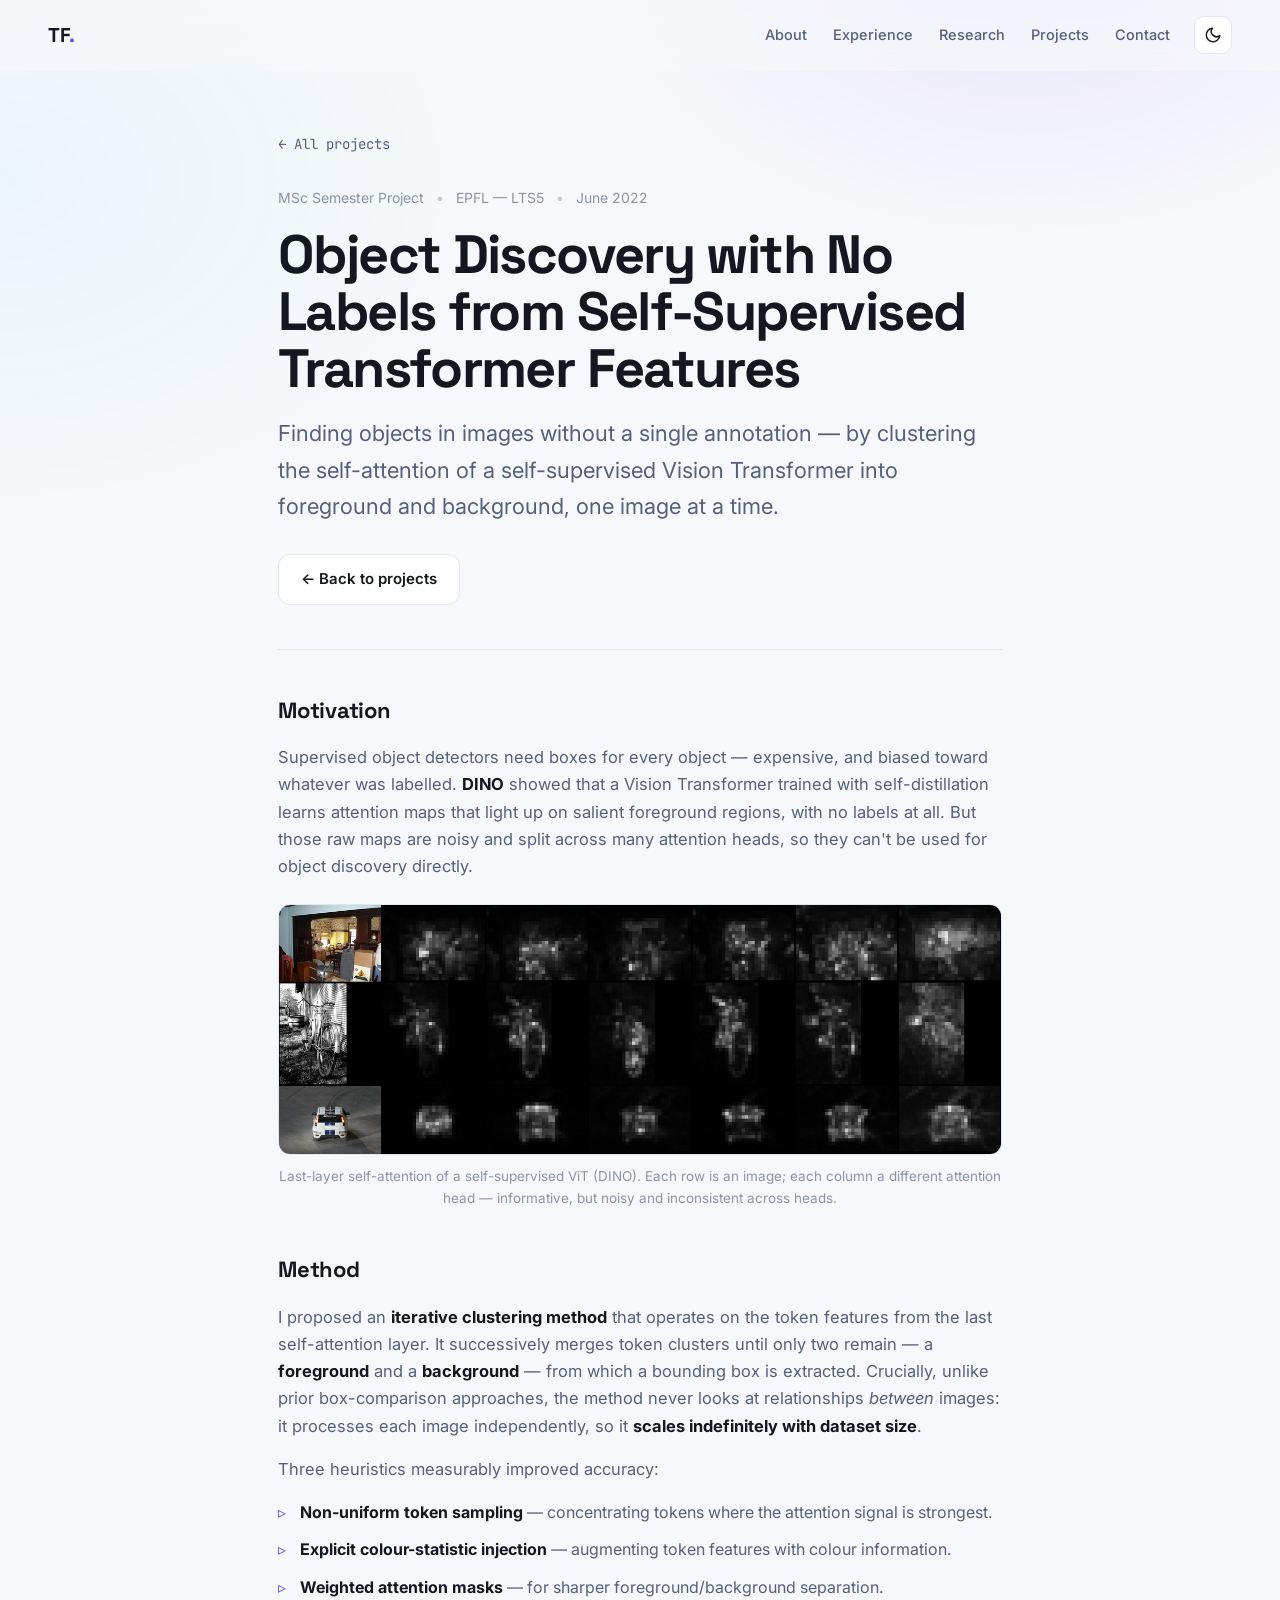
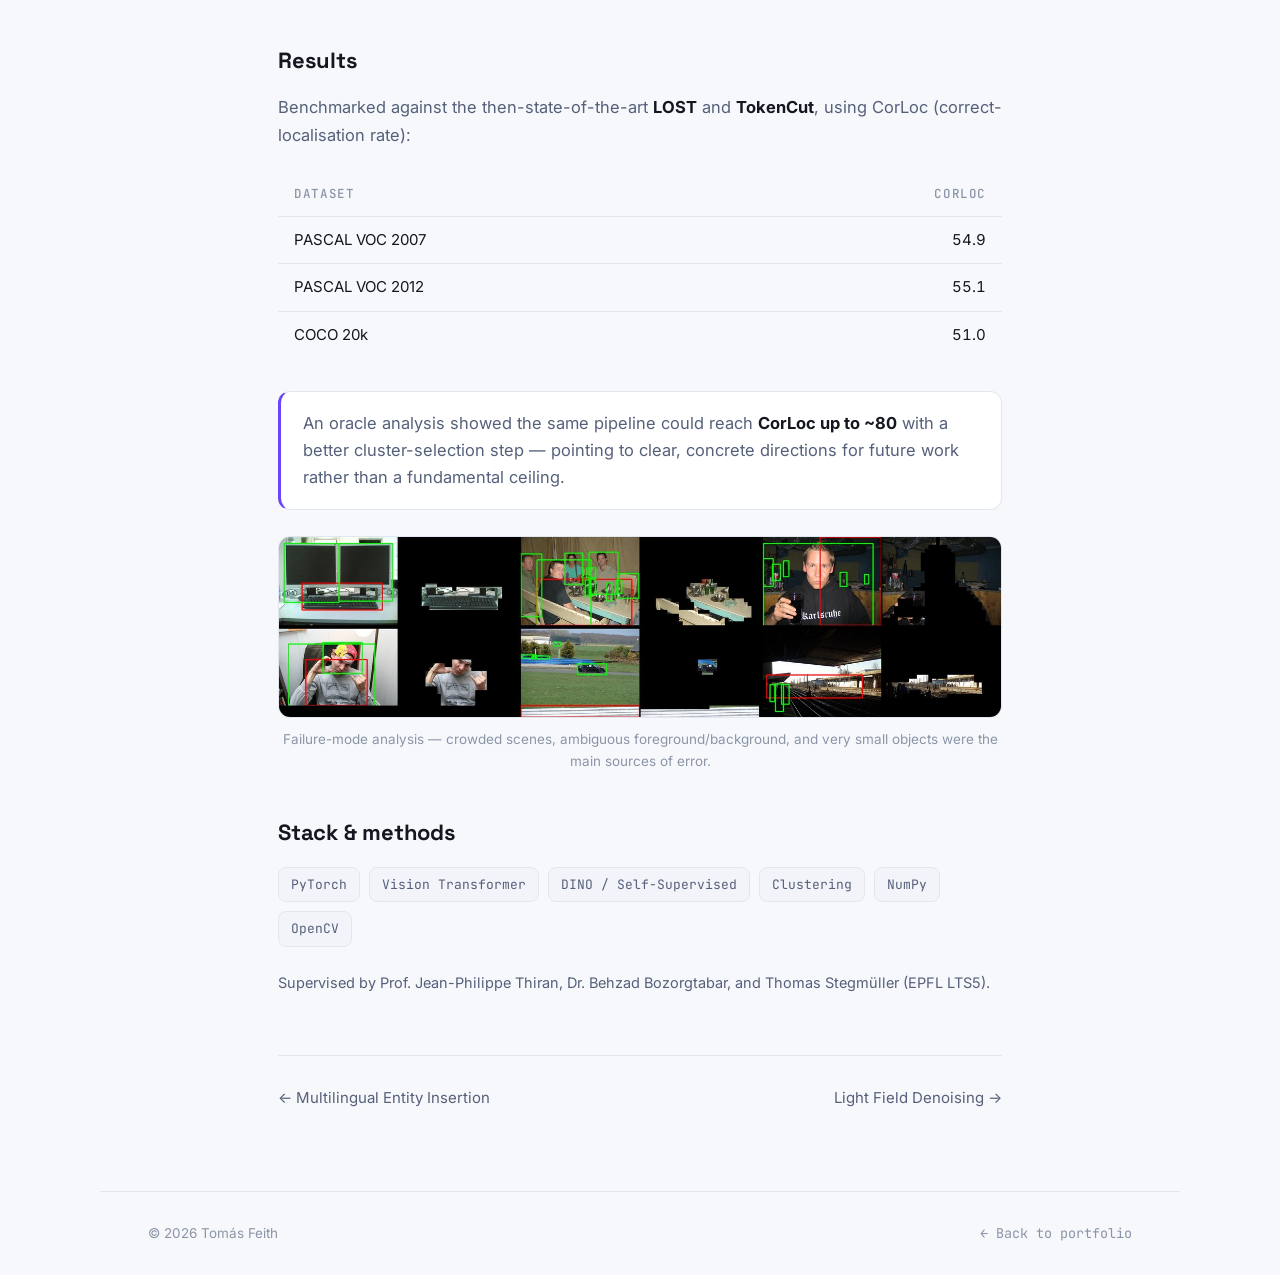
<file: projects/object-discovery.html>
<!DOCTYPE html>
<html lang="en">
<head>
  <meta charset="UTF-8" />
  <meta name="viewport" content="width=device-width, initial-scale=1.0" />
  <title>Object Discovery with No Labels — Tomás Feith</title>
  <meta name="description" content="Label-free object discovery from self-supervised ViT (DINO) attention features — clustering tokens into foreground/background, one image at a time. CorLoc 54.9/55.1/51.0 on VOC07/VOC12/COCO20k." />
  <meta property="og:type" content="article" />
  <meta property="og:title" content="Object Discovery with No Labels — Tomás Feith" />
  <meta property="og:description" content="Label-free object discovery from self-supervised ViT (DINO) attention features — clustering tokens into foreground/background, one image at a time. CorLoc 54.9/55.1/51.0 on VOC07/VOC12/COCO20k." />
  <meta property="og:url" content="https://tomas-feith.github.io/projects/object-discovery.html" />
  <meta property="og:image" content="https://tomas-feith.github.io/assets/og-image.png" />
  <meta property="og:image:width" content="1200" />
  <meta property="og:image:height" content="630" />
  <meta name="twitter:card" content="summary_large_image" />
  <meta name="twitter:image" content="https://tomas-feith.github.io/assets/og-image.png" />
  <link href="https://fonts.googleapis.com/css2?family=Inter:wght@400;500;600;700;800&family=Space+Grotesk:wght@500;600;700&family=JetBrains+Mono:wght@400;500&display=swap" rel="stylesheet" />
  <link rel="stylesheet" href="../styles.css" />
  <link rel="icon" href="data:image/svg+xml,%3Csvg xmlns='http://www.w3.org/2000/svg' viewBox='0 0 100 100'%3E%3Ctext y='.9em' font-size='90'%3E%F0%9F%A7%AC%3C/text%3E%3C/svg%3E" />
</head>
<body>
  <div class="scroll-progress" id="scrollProgress"></div>
  <header class="nav" id="nav">
    <a href="../index.html#top" class="nav__brand">TF<span>.</span></a>
    <nav class="nav__links">
      <a href="../index.html#about">About</a>
      <a href="../index.html#experience">Experience</a>
      <a href="../index.html#research">Research</a>
      <a href="../index.html#projects">Projects</a>
      <a href="../index.html#contact">Contact</a>
    </nav>
    <button class="theme-toggle" id="themeToggle" aria-label="Toggle color theme">
      <svg class="theme-toggle__sun" viewBox="0 0 24 24" width="18" height="18"><path d="M12 17a5 5 0 100-10 5 5 0 000 10zM12 1v2M12 21v2M4.2 4.2l1.4 1.4M18.4 18.4l1.4 1.4M1 12h2M21 12h2M4.2 19.8l1.4-1.4M18.4 5.6l1.4-1.4"/></svg>
      <svg class="theme-toggle__moon" viewBox="0 0 24 24" width="18" height="18"><path d="M21 12.8A9 9 0 1111.2 3a7 7 0 009.8 9.8z"/></svg>
    </button>
  </header>

  <main class="proj">
    <a href="../index.html#projects" class="proj__back">← All projects</a>
    <div class="proj__meta">
      <span>MSc Semester Project</span><span class="sep">•</span>
      <span>EPFL — LTS5</span><span class="sep">•</span>
      <span>June 2022</span>
    </div>
    <h1>Object Discovery with No Labels from Self-Supervised Transformer Features</h1>
    <p class="proj__lede">Finding objects in images without a single annotation — by clustering the self-attention of a self-supervised Vision Transformer into foreground and background, one image at a time.</p>
    <div class="proj__links">
      <a class="btn btn--ghost" href="../index.html#projects">← Back to projects</a>
    </div>

    <div class="proj__body">
      <h2>Motivation</h2>
      <p>Supervised object detectors need boxes for every object — expensive, and biased toward whatever was labelled. <strong>DINO</strong> showed that a Vision Transformer trained with self-distillation learns attention maps that light up on salient foreground regions, with no labels at all. But those raw maps are noisy and split across many attention heads, so they can't be used for object discovery directly.</p>

      <figure class="proj__fig">
        <img src="../assets/projects/od_attention.jpg" alt="Self-attention maps from a DINO Vision Transformer across multiple heads" loading="lazy" />
        <figcaption>Last-layer self-attention of a self-supervised ViT (DINO). Each row is an image; each column a different attention head — informative, but noisy and inconsistent across heads.</figcaption>
      </figure>

      <h2>Method</h2>
      <p>I proposed an <strong>iterative clustering method</strong> that operates on the token features from the last self-attention layer. It successively merges token clusters until only two remain — a <strong>foreground</strong> and a <strong>background</strong> — from which a bounding box is extracted. Crucially, unlike prior box-comparison approaches, the method never looks at relationships <em>between</em> images: it processes each image independently, so it <strong>scales indefinitely with dataset size</strong>.</p>
      <p>Three heuristics measurably improved accuracy:</p>
      <ul>
        <li><strong>Non-uniform token sampling</strong> — concentrating tokens where the attention signal is strongest.</li>
        <li><strong>Explicit colour-statistic injection</strong> — augmenting token features with colour information.</li>
        <li><strong>Weighted attention masks</strong> — for sharper foreground/background separation.</li>
      </ul>

      <h2>Results</h2>
      <p>Benchmarked against the then-state-of-the-art <strong>LOST</strong> and <strong>TokenCut</strong>, using CorLoc (correct-localisation rate):</p>
      <div style="overflow-x:auto;">
        <table class="proj__table">
          <thead><tr><th>Dataset</th><th>CorLoc</th></tr></thead>
          <tbody>
            <tr><td>PASCAL VOC 2007</td><td>54.9</td></tr>
            <tr><td>PASCAL VOC 2012</td><td>55.1</td></tr>
            <tr><td>COCO 20k</td><td>51.0</td></tr>
          </tbody>
        </table>
      </div>
      <div class="proj__callout"><p>An oracle analysis showed the same pipeline could reach <strong>CorLoc up to ~80</strong> with a better cluster-selection step — pointing to clear, concrete directions for future work rather than a fundamental ceiling.</p></div>

      <figure class="proj__fig">
        <img src="../assets/projects/od_failures.jpg" alt="Grid of failure cases from the object-discovery method" loading="lazy" />
        <figcaption>Failure-mode analysis — crowded scenes, ambiguous foreground/background, and very small objects were the main sources of error.</figcaption>
      </figure>

      <h2>Stack &amp; methods</h2>
      <div class="proj__stack">
        <span>PyTorch</span><span>Vision Transformer</span><span>DINO / Self-Supervised</span><span>Clustering</span><span>NumPy</span><span>OpenCV</span>
      </div>
      <p style="margin-top:24px;font-size:14.5px;color:var(--muted);">Supervised by Prof. Jean-Philippe Thiran, Dr. Behzad Bozorgtabar, and Thomas Stegmüller (EPFL LTS5).</p>

      <div class="proj__nav">
        <a href="thesis.html">← Multilingual Entity Insertion</a>
        <a href="light-field.html">Light Field Denoising →</a>
      </div>
    </div>
  </main>

  <footer class="footer">
    <span>© <span id="year"></span> Tomás Feith</span>
    <span class="footer__built"><a href="../index.html">← Back to portfolio</a></span>
  </footer>
  <script src="../script.js"></script>
</body>
</html>
</file>
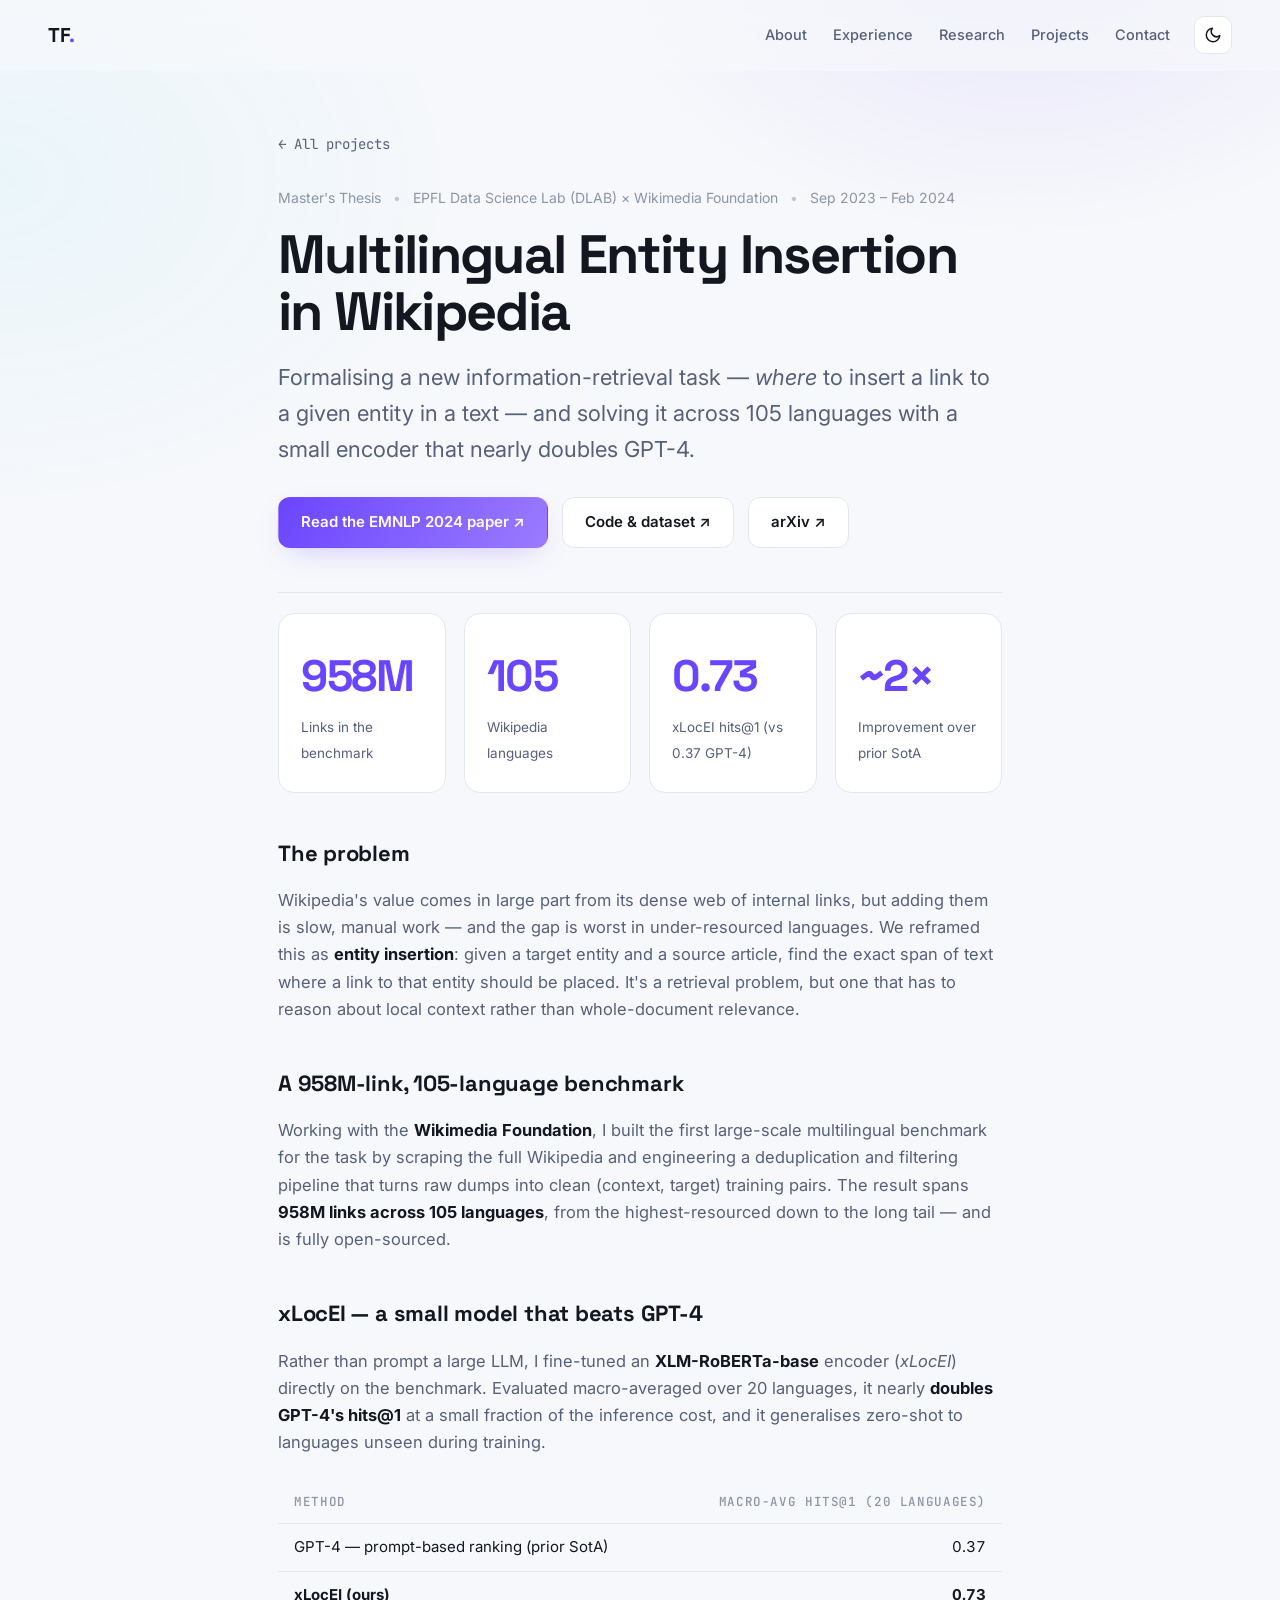
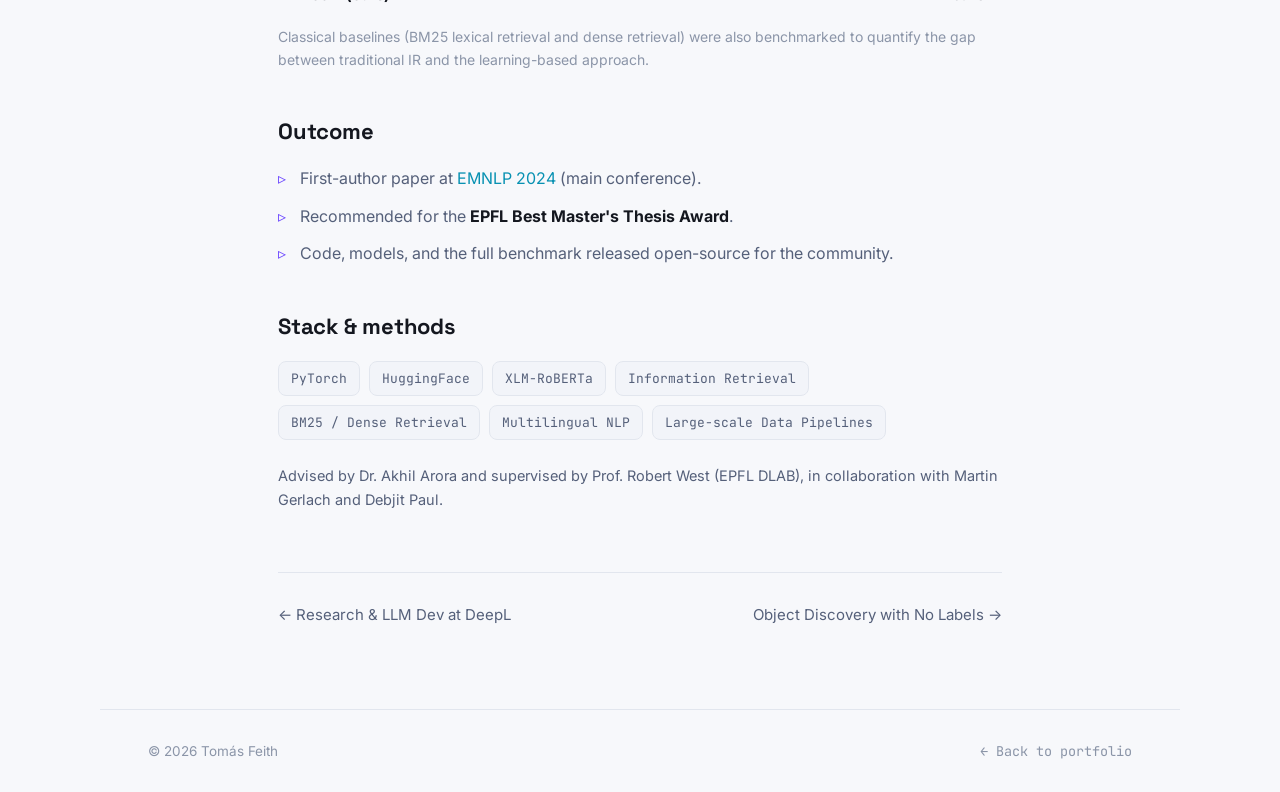
<file: projects/thesis.html>
<!DOCTYPE html>
<html lang="en">
<head>
  <meta charset="UTF-8" />
  <meta name="viewport" content="width=device-width, initial-scale=1.0" />
  <title>Multilingual Entity Insertion — Tomás Feith</title>
  <meta name="description" content="Master's thesis at EPFL DLAB & Wikimedia: formalising entity insertion, a 958M-link benchmark over 105 Wikipedia languages, and xLocEI — nearly doubling GPT-4 on hits@1. EMNLP 2024." />
  <meta property="og:type" content="article" />
  <meta property="og:title" content="Multilingual Entity Insertion — Tomás Feith" />
  <meta property="og:description" content="Master's thesis at EPFL DLAB & Wikimedia: formalising entity insertion, a 958M-link benchmark over 105 Wikipedia languages, and xLocEI — nearly doubling GPT-4 on hits@1. EMNLP 2024." />
  <meta property="og:url" content="https://tomas-feith.github.io/projects/thesis.html" />
  <meta property="og:image" content="https://tomas-feith.github.io/assets/og-image.png" />
  <meta property="og:image:width" content="1200" />
  <meta property="og:image:height" content="630" />
  <meta name="twitter:card" content="summary_large_image" />
  <meta name="twitter:image" content="https://tomas-feith.github.io/assets/og-image.png" />
  <link href="https://fonts.googleapis.com/css2?family=Inter:wght@400;500;600;700;800&family=Space+Grotesk:wght@500;600;700&family=JetBrains+Mono:wght@400;500&display=swap" rel="stylesheet" />
  <link rel="stylesheet" href="../styles.css" />
  <link rel="icon" href="data:image/svg+xml,%3Csvg xmlns='http://www.w3.org/2000/svg' viewBox='0 0 100 100'%3E%3Ctext y='.9em' font-size='90'%3E%F0%9F%A7%AC%3C/text%3E%3C/svg%3E" />
</head>
<body>
  <div class="scroll-progress" id="scrollProgress"></div>
  <header class="nav" id="nav">
    <a href="../index.html#top" class="nav__brand">TF<span>.</span></a>
    <nav class="nav__links">
      <a href="../index.html#about">About</a>
      <a href="../index.html#experience">Experience</a>
      <a href="../index.html#research">Research</a>
      <a href="../index.html#projects">Projects</a>
      <a href="../index.html#contact">Contact</a>
    </nav>
    <button class="theme-toggle" id="themeToggle" aria-label="Toggle color theme">
      <svg class="theme-toggle__sun" viewBox="0 0 24 24" width="18" height="18"><path d="M12 17a5 5 0 100-10 5 5 0 000 10zM12 1v2M12 21v2M4.2 4.2l1.4 1.4M18.4 18.4l1.4 1.4M1 12h2M21 12h2M4.2 19.8l1.4-1.4M18.4 5.6l1.4-1.4"/></svg>
      <svg class="theme-toggle__moon" viewBox="0 0 24 24" width="18" height="18"><path d="M21 12.8A9 9 0 1111.2 3a7 7 0 009.8 9.8z"/></svg>
    </button>
  </header>

  <main class="proj">
    <a href="../index.html#projects" class="proj__back">← All projects</a>
    <div class="proj__meta">
      <span>Master's Thesis</span><span class="sep">•</span>
      <span>EPFL Data Science Lab (DLAB) × Wikimedia Foundation</span><span class="sep">•</span>
      <span>Sep 2023 – Feb 2024</span>
    </div>
    <h1>Multilingual Entity Insertion in Wikipedia</h1>
    <p class="proj__lede">Formalising a new information-retrieval task — <em>where</em> to insert a link to a given entity in a text — and solving it across 105 languages with a small encoder that nearly doubles GPT-4.</p>
    <div class="proj__links">
      <a class="btn btn--primary" href="https://aclanthology.org/2024.emnlp-main.1268/" target="_blank" rel="noopener">Read the EMNLP 2024 paper ↗</a>
      <a class="btn btn--ghost" href="https://github.com/epfl-dlab/multilingual-entity-insertion" target="_blank" rel="noopener">Code &amp; dataset ↗</a>
      <a class="btn btn--ghost" href="https://arxiv.org/abs/2410.04254" target="_blank" rel="noopener">arXiv ↗</a>
    </div>

    <div class="proj__body">
      <div class="stats" style="margin: 0 0 8px; padding: 0;">
        <div class="stat"><span class="stat__num">958M</span><span class="stat__label">Links in the benchmark</span></div>
        <div class="stat"><span class="stat__num">105</span><span class="stat__label">Wikipedia languages</span></div>
        <div class="stat"><span class="stat__num">0.73</span><span class="stat__label">xLocEI hits@1 (vs 0.37 GPT-4)</span></div>
        <div class="stat"><span class="stat__num">~2×</span><span class="stat__label">Improvement over prior SotA</span></div>
      </div>

      <h2>The problem</h2>
      <p>Wikipedia's value comes in large part from its dense web of internal links, but adding them is slow, manual work — and the gap is worst in under-resourced languages. We reframed this as <strong>entity insertion</strong>: given a target entity and a source article, find the exact span of text where a link to that entity should be placed. It's a retrieval problem, but one that has to reason about local context rather than whole-document relevance.</p>

      <h2>A 958M-link, 105-language benchmark</h2>
      <p>Working with the <strong>Wikimedia Foundation</strong>, I built the first large-scale multilingual benchmark for the task by scraping the full Wikipedia and engineering a deduplication and filtering pipeline that turns raw dumps into clean (context, target) training pairs. The result spans <strong>958M links across 105 languages</strong>, from the highest-resourced down to the long tail — and is fully open-sourced.</p>

      <h2>xLocEI — a small model that beats GPT-4</h2>
      <p>Rather than prompt a large LLM, I fine-tuned an <strong>XLM-RoBERTa-base</strong> encoder (<em>xLocEI</em>) directly on the benchmark. Evaluated macro-averaged over 20 languages, it nearly <strong>doubles GPT-4's hits@1</strong> at a small fraction of the inference cost, and it generalises zero-shot to languages unseen during training.</p>

      <div style="overflow-x:auto;">
        <table class="proj__table">
          <thead><tr><th>Method</th><th>Macro-avg hits@1 (20 languages)</th></tr></thead>
          <tbody>
            <tr><td>GPT-4 &mdash; prompt-based ranking (prior SotA)</td><td>0.37</td></tr>
            <tr><td><strong>xLocEI (ours)</strong></td><td><strong>0.73</strong></td></tr>
          </tbody>
        </table>
      </div>
      <p style="font-size:14px;color:var(--faint);">Classical baselines (BM25 lexical retrieval and dense retrieval) were also benchmarked to quantify the gap between traditional IR and the learning-based approach.</p>

      <h2>Outcome</h2>
      <ul>
        <li>First-author paper at <a href="https://aclanthology.org/2024.emnlp-main.1268/" target="_blank" rel="noopener">EMNLP 2024</a> (main conference).</li>
        <li>Recommended for the <strong>EPFL Best Master's Thesis Award</strong>.</li>
        <li>Code, models, and the full benchmark released open-source for the community.</li>
      </ul>

      <h2>Stack &amp; methods</h2>
      <div class="proj__stack">
        <span>PyTorch</span><span>HuggingFace</span><span>XLM-RoBERTa</span><span>Information Retrieval</span><span>BM25 / Dense Retrieval</span><span>Multilingual NLP</span><span>Large-scale Data Pipelines</span>
      </div>

      <p style="margin-top:24px;font-size:14.5px;color:var(--muted);">Advised by Dr. Akhil Arora and supervised by Prof. Robert West (EPFL DLAB), in collaboration with Martin Gerlach and Debjit Paul.</p>

      <div class="proj__nav">
        <a href="deepl.html">← Research &amp; LLM Dev at DeepL</a>
        <a href="object-discovery.html">Object Discovery with No Labels →</a>
      </div>
    </div>
  </main>

  <footer class="footer">
    <span>© <span id="year"></span> Tomás Feith</span>
    <span class="footer__built"><a href="../index.html">← Back to portfolio</a></span>
  </footer>
  <script src="../script.js"></script>
</body>
</html>
</file>
<file: styles.css>
/* ============ Tokens ============ */
:root {
  --bg: #0b0d12;
  --bg-2: #11141b;
  --surface: #161a23;
  --surface-2: #1c212c;
  --border: #262c39;
  --text: #e7eaf0;
  --muted: #9aa3b2;
  --faint: #626b7d;
  --accent: #7c5cff;
  --accent-2: #22d3ee;
  --accent-soft: rgba(124, 92, 255, 0.14);
  --ring: rgba(124, 92, 255, 0.4);
  --max: 1080px;
  --radius: 16px;
  --shadow: 0 20px 50px -20px rgba(0, 0, 0, 0.6);
  --font: 'Inter', system-ui, -apple-system, sans-serif;
  --display: 'Space Grotesk', 'Inter', sans-serif;
  --mono: 'JetBrains Mono', ui-monospace, monospace;
}

:root[data-theme="light"] {
  --bg: #f7f8fb;
  --bg-2: #eef1f6;
  --surface: #ffffff;
  --surface-2: #f2f4f9;
  --border: #e2e6ee;
  --text: #14171f;
  --muted: #55607a;
  --faint: #8b95a8;
  --accent: #6a45ff;
  --accent-2: #0891b2;
  --accent-soft: rgba(106, 69, 255, 0.1);
  --ring: rgba(106, 69, 255, 0.35);
  --shadow: 0 20px 50px -24px rgba(30, 40, 80, 0.25);
}

* { box-sizing: border-box; margin: 0; padding: 0; }

html { scroll-behavior: smooth; scroll-padding-top: 90px; }

body {
  font-family: var(--font);
  background: var(--bg);
  color: var(--text);
  line-height: 1.65;
  -webkit-font-smoothing: antialiased;
  overflow-x: hidden;
  transition: background 0.4s ease, color 0.4s ease;
}

/* radial glow background */
body::before {
  content: "";
  position: fixed;
  inset: 0;
  z-index: -1;
  background:
    radial-gradient(600px 400px at 80% -5%, var(--accent-soft), transparent 70%),
    radial-gradient(700px 500px at 0% 20%, rgba(34, 211, 238, 0.06), transparent 70%);
  pointer-events: none;
}

a { color: inherit; text-decoration: none; }

.muted { color: var(--muted); }
.hl {
  color: var(--text);
  background: linear-gradient(120deg, var(--accent-soft), var(--accent-soft));
  box-shadow: inset 0 -0.5em 0 var(--accent-soft);
  padding: 0 2px;
  font-weight: 600;
}

/* ============ Scroll progress ============ */
.scroll-progress {
  position: fixed; top: 0; left: 0; height: 3px; width: 0%;
  background: linear-gradient(90deg, var(--accent), var(--accent-2));
  z-index: 100; transition: width 0.1s linear;
}

/* ============ Nav ============ */
.nav {
  position: fixed; top: 0; left: 0; right: 0; z-index: 90;
  display: flex; align-items: center; gap: 24px;
  padding: 16px clamp(20px, 5vw, 48px);
  backdrop-filter: blur(12px);
  background: color-mix(in srgb, var(--bg) 70%, transparent);
  border-bottom: 1px solid transparent;
  transition: border-color 0.3s, background 0.3s, padding 0.3s;
}
.nav.scrolled { border-bottom-color: var(--border); padding-top: 12px; padding-bottom: 12px; }
.nav__brand { font-family: var(--display); font-weight: 700; font-size: 20px; letter-spacing: -0.02em; }
.nav__brand span { color: var(--accent); }
.nav__links { display: flex; gap: 26px; margin-left: auto; font-size: 14.5px; }
.nav__links a { color: var(--muted); font-weight: 500; position: relative; transition: color 0.2s; }
.nav__links a::after {
  content: ""; position: absolute; left: 0; bottom: -4px; height: 2px; width: 0;
  background: var(--accent); transition: width 0.25s;
}
.nav__links a:hover { color: var(--text); }
.nav__links a:hover::after { width: 100%; }

.theme-toggle {
  display: grid; place-items: center; width: 38px; height: 38px;
  border-radius: 10px; border: 1px solid var(--border);
  background: var(--surface); color: var(--text); cursor: pointer;
  transition: border-color 0.2s, transform 0.2s;
}
.theme-toggle:hover { border-color: var(--accent); transform: translateY(-1px); }
.theme-toggle svg { fill: none; stroke: currentColor; stroke-width: 2; stroke-linecap: round; stroke-linejoin: round; }
.theme-toggle__moon { display: none; }
:root[data-theme="light"] .theme-toggle__sun { display: none; }
:root[data-theme="light"] .theme-toggle__moon { display: block; }

/* ============ Layout ============ */
.section { max-width: var(--max); margin: 0 auto; padding: clamp(70px, 10vw, 120px) clamp(20px, 5vw, 48px) 0; }
.section__head { display: flex; align-items: baseline; gap: 16px; margin-bottom: 48px; }
.section__index { font-family: var(--mono); color: var(--accent); font-size: 15px; }
.section__title { font-family: var(--display); font-size: clamp(28px, 5vw, 42px); letter-spacing: -0.03em; font-weight: 700; }
.section__title::after { content: ""; }

/* ============ Hero ============ */
.hero {
  min-height: 100vh; display: flex; flex-direction: column; justify-content: center;
  max-width: var(--max); margin: 0 auto; padding: 120px clamp(20px, 5vw, 48px) 60px;
  position: relative;
}
.hero__eyebrow {
  font-family: var(--mono); color: var(--accent); font-size: 15px; letter-spacing: 0.05em;
  margin-bottom: 18px;
}
.hero__grid { display: grid; grid-template-columns: 1fr auto; gap: clamp(32px, 6vw, 72px); align-items: center; }
.hero__name {
  font-family: var(--display); font-weight: 700; letter-spacing: -0.04em;
  font-size: clamp(48px, 9vw, 96px); line-height: 0.95; margin-bottom: 24px;
  background: linear-gradient(120deg, var(--text) 40%, var(--accent));
  -webkit-background-clip: text; background-clip: text; color: transparent;
}
.hero__tagline { font-size: clamp(18px, 2.4vw, 23px); color: var(--muted); max-width: 640px; margin-bottom: 30px; }

/* Hero photo */
.hero__photo { justify-self: center; }
.hero__photo-ring {
  position: relative; width: clamp(220px, 26vw, 320px); aspect-ratio: 1;
  border-radius: 50%; padding: 5px;
  background: linear-gradient(140deg, var(--accent), var(--accent-2) 60%, transparent);
  box-shadow: var(--shadow);
}
.hero__photo-ring::after {
  content: ""; position: absolute; inset: -18px; border-radius: 50%; z-index: -1;
  background: radial-gradient(circle, var(--accent-soft), transparent 70%);
}
.hero__photo-ring img {
  width: 100%; height: 100%; object-fit: cover; border-radius: 50%;
  border: 3px solid var(--bg); display: block;
}
.hero__tagline .hl { color: var(--text); }
.hero__meta { display: flex; flex-wrap: wrap; gap: 12px; margin-bottom: 34px; }
.chip {
  font-size: 14px; padding: 7px 14px; border-radius: 999px;
  background: var(--surface); border: 1px solid var(--border); color: var(--muted);
}
.hero__cta { display: flex; flex-wrap: wrap; gap: 14px; }
.hero__scroll {
  position: absolute; bottom: 28px; left: 50%; transform: translateX(-50%);
  font-family: var(--mono); font-size: 12px; color: var(--faint); letter-spacing: 0.1em;
  animation: bob 2s ease-in-out infinite;
}
@keyframes bob { 0%,100% { transform: translate(-50%, 0); } 50% { transform: translate(-50%, 6px); } }

/* ============ Buttons ============ */
.btn {
  display: inline-flex; align-items: center; gap: 8px;
  padding: 12px 22px; border-radius: 12px; font-weight: 600; font-size: 15px;
  border: 1px solid transparent; cursor: pointer; transition: transform 0.18s, box-shadow 0.18s, background 0.2s, border-color 0.2s;
}
.btn--lg { padding: 16px 30px; font-size: 17px; font-family: var(--mono); }
.btn--primary { background: linear-gradient(120deg, var(--accent), #9b7bff); color: #fff; box-shadow: 0 10px 30px -12px var(--ring); }
.btn--primary:hover { transform: translateY(-2px); box-shadow: 0 16px 36px -12px var(--ring); }
.btn--ghost { background: var(--surface); border-color: var(--border); color: var(--text); }
.btn--ghost:hover { border-color: var(--accent); transform: translateY(-2px); }
.btn--resume { background: var(--accent-soft); border-color: var(--accent); color: var(--text); }
.btn--resume svg { fill: none; stroke: var(--accent); stroke-width: 2; stroke-linecap: round; stroke-linejoin: round; }
.btn--resume:hover { background: color-mix(in srgb, var(--accent) 22%, transparent); transform: translateY(-2px); }

/* ============ Stats ============ */
.stats {
  max-width: var(--max); margin: -20px auto 0; padding: 0 clamp(20px, 5vw, 48px);
  display: grid; grid-template-columns: repeat(4, 1fr); gap: 18px;
}
.stat {
  background: var(--surface); border: 1px solid var(--border); border-radius: var(--radius);
  padding: 26px 22px; transition: transform 0.25s, border-color 0.25s;
}
.stat:hover { transform: translateY(-4px); border-color: var(--accent); }
.stat__num { display: block; font-family: var(--display); font-size: clamp(30px, 4vw, 44px); font-weight: 700; letter-spacing: -0.03em; color: var(--accent); }
.stat__label { font-size: 13.5px; color: var(--muted); }

/* ============ About ============ */
.about { display: grid; grid-template-columns: 1.4fr 1fr; gap: 48px; }
.about__text p { margin-bottom: 18px; color: var(--muted); font-size: 17px; }
.about__text strong { color: var(--text); }
.about__side h3 { font-size: 13px; text-transform: uppercase; letter-spacing: 0.1em; color: var(--faint); margin: 0 0 14px; }
.about__side h3:not(:first-child) { margin-top: 28px; }
.tag-list { list-style: none; display: flex; flex-direction: column; gap: 8px; }
.tag-list li { font-size: 15px; padding-left: 20px; position: relative; }
.tag-list li::before { content: "▹"; position: absolute; left: 0; color: var(--accent); }
.skills-grid { display: flex; flex-wrap: wrap; gap: 8px; }
.skills-grid span {
  font-family: var(--mono); font-size: 12.5px; padding: 5px 11px; border-radius: 8px;
  background: var(--surface-2); border: 1px solid var(--border); color: var(--muted);
}

/* ============ Timeline ============ */
.timeline { list-style: none; position: relative; }
.tl { display: grid; grid-template-columns: 190px 1fr; gap: 28px; padding-bottom: 44px; position: relative; }
.tl::before { content: ""; position: absolute; left: 6px; top: 8px; bottom: -8px; width: 2px; background: var(--border); }
.tl:last-child::before { display: none; }
.tl__dot { position: absolute; left: 0; top: 6px; width: 14px; height: 14px; border-radius: 50%; background: var(--accent); box-shadow: 0 0 0 4px var(--accent-soft); }
.tl__meta { padding-left: 34px; display: flex; flex-direction: column; }
.tl__date { font-family: var(--mono); font-size: 13.5px; color: var(--accent-2); }
.tl__loc { font-size: 13px; color: var(--faint); }
.tl__body h3 { font-family: var(--display); font-size: 20px; font-weight: 600; margin-bottom: 12px; letter-spacing: -0.01em; }
.tl__org { color: var(--muted); font-weight: 500; }
.tl__body ul { list-style: none; display: flex; flex-direction: column; gap: 10px; }
.tl__body li { color: var(--muted); font-size: 15.5px; padding-left: 20px; position: relative; }
.tl__body li::before { content: "▹"; position: absolute; left: 0; color: var(--accent); }
.tl__body strong { color: var(--text); }
.tl__body a { color: var(--accent-2); border-bottom: 1px solid transparent; transition: border-color 0.2s; }
.tl__body a:hover { border-bottom-color: var(--accent-2); }

/* ============ Publications ============ */
.pubs { display: grid; grid-template-columns: 1fr 1fr; gap: 20px; margin-bottom: 28px; }
.pub {
  background: var(--surface); border: 1px solid var(--border); border-radius: var(--radius);
  padding: 26px; transition: transform 0.25s, border-color 0.25s;
}
.pub:hover { transform: translateY(-4px); border-color: var(--accent); }
.pub__venue { font-family: var(--mono); font-size: 12px; color: var(--accent); background: var(--accent-soft); padding: 4px 10px; border-radius: 6px; }
.pub h3 { font-size: 18px; margin: 14px 0 8px; line-height: 1.35; }
.pub h3 a:hover { color: var(--accent); }
.pub__authors { font-size: 14px; color: var(--muted); margin-bottom: 10px; }
.pub__desc { font-size: 14.5px; color: var(--faint); }

.patents { background: var(--surface); border: 1px solid var(--border); border-radius: var(--radius); padding: 28px; }
.patents__head h3 { font-family: var(--display); font-size: 20px; margin-bottom: 20px; }
.patents__head span { font-family: var(--font); font-size: 14px; color: var(--muted); font-weight: 400; }
.patents__list { list-style: none; display: grid; gap: 12px; }
.patents__list li { font-size: 15px; color: var(--muted); display: flex; gap: 14px; align-items: baseline; padding-bottom: 12px; border-bottom: 1px solid var(--border); }
.patents__list li:last-child { border-bottom: none; padding-bottom: 0; }
.patents__no { font-family: var(--mono); font-size: 12.5px; color: var(--accent-2); background: var(--surface-2); padding: 3px 8px; border-radius: 6px; white-space: nowrap; }

/* ============ Projects ============ */
.projects { display: grid; grid-template-columns: repeat(3, 1fr); gap: 20px; }
.card {
  background: var(--surface); border: 1px solid var(--border); border-radius: var(--radius);
  padding: 24px; display: flex; flex-direction: column; gap: 12px;
  transition: transform 0.25s, border-color 0.25s, box-shadow 0.25s;
}
.card:hover { transform: translateY(-6px); border-color: var(--accent); box-shadow: var(--shadow); }
.card__top { display: flex; justify-content: space-between; align-items: center; }
.card__lang { font-family: var(--mono); font-size: 12px; padding: 3px 9px; border-radius: 6px; font-weight: 500; }
.card__lang.cpp { color: #f472b6; background: rgba(244, 114, 182, 0.12); }
.card__lang.py { color: #38bdf8; background: rgba(56, 189, 248, 0.12); }
.card__lang.research { color: var(--accent); background: var(--accent-soft); }
.card__lang.industry { color: var(--accent-2); background: rgba(34, 211, 238, 0.12); }
.card__arrow { color: var(--faint); font-size: 18px; transition: transform 0.2s, color 0.2s; }
.card:hover .card__arrow { transform: translate(3px, -3px); color: var(--accent); }
.card h3 { font-family: var(--display); font-size: 19px; font-weight: 600; }
.card p { font-size: 14.5px; color: var(--muted); flex-grow: 1; }
.card__tags { display: flex; flex-wrap: wrap; gap: 6px; }
.card__tags span { font-size: 11.5px; font-family: var(--mono); color: var(--faint); border: 1px solid var(--border); padding: 2px 8px; border-radius: 999px; }
.projects__more { text-align: center; margin-top: 34px; color: var(--muted); }
.projects__more a { color: var(--accent); font-weight: 600; }

/* ============ Education ============ */
.edu { display: grid; grid-template-columns: 1fr 1fr; gap: 48px; }
.edu__col h3 { font-size: 13px; text-transform: uppercase; letter-spacing: 0.1em; color: var(--faint); margin-bottom: 20px; }
.edu__item { display: flex; gap: 18px; margin-bottom: 22px; }
.edu__year { font-family: var(--mono); color: var(--accent-2); font-size: 14px; padding-top: 2px; }
.edu__item strong { font-size: 16px; }
.awards { list-style: none; display: flex; flex-direction: column; gap: 14px; }
.awards li { font-size: 15.5px; color: var(--muted); }
.awards strong { color: var(--text); }

/* ============ Contact ============ */
.section--contact { text-align: center; padding-bottom: 40px; }
.contact { max-width: 640px; margin: 0 auto; }
.contact__eyebrow { font-family: var(--mono); color: var(--accent); font-size: 14px; margin-bottom: 16px; }
.contact h2 { font-family: var(--display); font-size: clamp(38px, 7vw, 64px); letter-spacing: -0.03em; margin-bottom: 18px; }
.contact__sub { color: var(--muted); font-size: 17px; margin-bottom: 30px; }
.contact__links { display: flex; justify-content: center; gap: 26px; margin-top: 30px; font-size: 15px; }
.contact__links a { color: var(--muted); border-bottom: 1px solid transparent; transition: color 0.2s, border-color 0.2s; }
.contact__links a:hover { color: var(--accent); border-bottom-color: var(--accent); }

/* ============ Footer ============ */
.footer {
  max-width: var(--max); margin: 80px auto 0; padding: 30px clamp(20px, 5vw, 48px);
  border-top: 1px solid var(--border); display: flex; justify-content: space-between;
  flex-wrap: wrap; gap: 10px; font-size: 13.5px; color: var(--faint);
}
.footer__built { font-family: var(--mono); }

/* ============ Project sub-pages ============ */
.proj { max-width: 820px; margin: 0 auto; padding: 130px clamp(20px, 5vw, 48px) 0; }
.proj__back {
  display: inline-flex; align-items: center; gap: 8px; font-family: var(--mono);
  font-size: 14px; color: var(--muted); margin-bottom: 30px; transition: color 0.2s, gap 0.2s;
}
.proj__back:hover { color: var(--accent); gap: 13px; }
.proj__meta { display: flex; flex-wrap: wrap; gap: 12px; align-items: center; margin-bottom: 18px; font-size: 14px; color: var(--faint); }
.proj__meta .sep { opacity: 0.5; }
.proj h1 { font-family: var(--display); font-size: clamp(34px, 6vw, 54px); letter-spacing: -0.03em; line-height: 1.05; margin-bottom: 18px; }
.proj__lede { font-size: clamp(18px, 2.3vw, 22px); color: var(--muted); margin-bottom: 30px; }
.proj__links { display: flex; flex-wrap: wrap; gap: 14px; margin-bottom: 20px; padding-bottom: 44px; border-bottom: 1px solid var(--border); }
.proj__body h2 { font-family: var(--display); font-size: 22px; letter-spacing: -0.01em; margin: 42px 0 16px; }
.proj__body p { color: var(--muted); font-size: 16.5px; margin-bottom: 16px; }
.proj__body ul { list-style: none; display: flex; flex-direction: column; gap: 11px; margin-bottom: 8px; }
.proj__body li { color: var(--muted); font-size: 16px; padding-left: 22px; position: relative; }
.proj__body li::before { content: "▹"; position: absolute; left: 0; color: var(--accent); }
.proj__body strong { color: var(--text); }
.proj__body a { color: var(--accent-2); border-bottom: 1px solid transparent; transition: border-color 0.2s; }
.proj__body a:hover { border-bottom-color: var(--accent-2); }
.proj__stack { display: flex; flex-wrap: wrap; gap: 9px; margin-top: 4px; }
.proj__stack span { font-family: var(--mono); font-size: 13px; padding: 6px 12px; border-radius: 8px; background: var(--surface-2); border: 1px solid var(--border); color: var(--muted); }
.proj__callout { background: var(--surface); border: 1px solid var(--border); border-left: 3px solid var(--accent); border-radius: 12px; padding: 18px 22px; margin: 26px 0; }
.proj__callout p { margin: 0; color: var(--muted); }
.proj__callout strong { color: var(--text); }
.proj__table { width: 100%; border-collapse: collapse; margin: 8px 0 6px; font-size: 15px; }
.proj__table th, .proj__table td { text-align: left; padding: 11px 16px; border-bottom: 1px solid var(--border); }
.proj__table thead th { font-family: var(--mono); font-size: 12.5px; color: var(--faint); text-transform: uppercase; letter-spacing: 0.05em; font-weight: 500; }
.proj__table tbody tr:last-child td { border-bottom: none; }
.proj__table td:last-child, .proj__table th:last-child { text-align: right; font-variant-numeric: tabular-nums; }
.proj__table tbody tr:hover { background: var(--surface); }
.mono-inline { font-family: var(--mono); font-size: 0.9em; background: var(--surface-2); border: 1px solid var(--border); border-radius: 5px; padding: 1px 6px; white-space: nowrap; color: var(--text); }
.proj__fig { margin: 24px 0; }
.proj__fig img { width: 100%; border-radius: 12px; border: 1px solid var(--border); display: block; background: var(--surface); }
.proj__fig figcaption { font-size: 13.5px; color: var(--faint); margin-top: 10px; text-align: center; }
.proj__triptych { display: grid; grid-template-columns: repeat(3, 1fr); gap: 12px; margin: 24px 0; }
.proj__triptych figure { margin: 0; }
.proj__triptych img { width: 100%; border-radius: 10px; border: 1px solid var(--border); display: block; image-rendering: auto; }
.proj__triptych figcaption { font-size: 12.5px; color: var(--faint); margin-top: 8px; text-align: center; }
@media (max-width: 560px) { .proj__triptych { grid-template-columns: 1fr; } }
.proj__nav { display: flex; justify-content: space-between; gap: 16px; margin: 60px 0 0; padding-top: 30px; border-top: 1px solid var(--border); font-size: 15px; }
.proj__nav a { color: var(--muted); transition: color 0.2s; }
.proj__nav a:hover { color: var(--accent); }
.proj__nav .disabled { opacity: 0.35; pointer-events: none; }

/* ============ Reveal animation ============ */
.reveal { opacity: 0; transform: translateY(24px); transition: opacity 0.7s ease, transform 0.7s ease; }
.reveal.in { opacity: 1; transform: none; }

@media (prefers-reduced-motion: reduce) {
  .reveal { opacity: 1; transform: none; transition: none; }
  html { scroll-behavior: auto; }
  .hero__scroll { animation: none; }
}

/* ============ Responsive ============ */
@media (max-width: 860px) {
  .hero__grid { grid-template-columns: 1fr; gap: 36px; }
  .hero__inner { order: 2; }
  .hero__photo { order: 1; justify-self: start; }
  .hero__photo-ring { width: clamp(140px, 40vw, 200px); }
  .stats { grid-template-columns: 1fr 1fr; }
  .about, .edu { grid-template-columns: 1fr; gap: 32px; }
  .pubs { grid-template-columns: 1fr; }
  .projects { grid-template-columns: 1fr 1fr; }
  .nav__links { display: none; }
}
@media (max-width: 560px) {
  .projects { grid-template-columns: 1fr; }
  .tl { grid-template-columns: 1fr; gap: 6px; }
  .tl__meta { padding-left: 34px; flex-direction: row; gap: 12px; align-items: baseline; }
  .tl__body { padding-left: 34px; }
  .patents__list li { flex-direction: column; gap: 4px; }
  .footer { flex-direction: column; }
}
</file>
